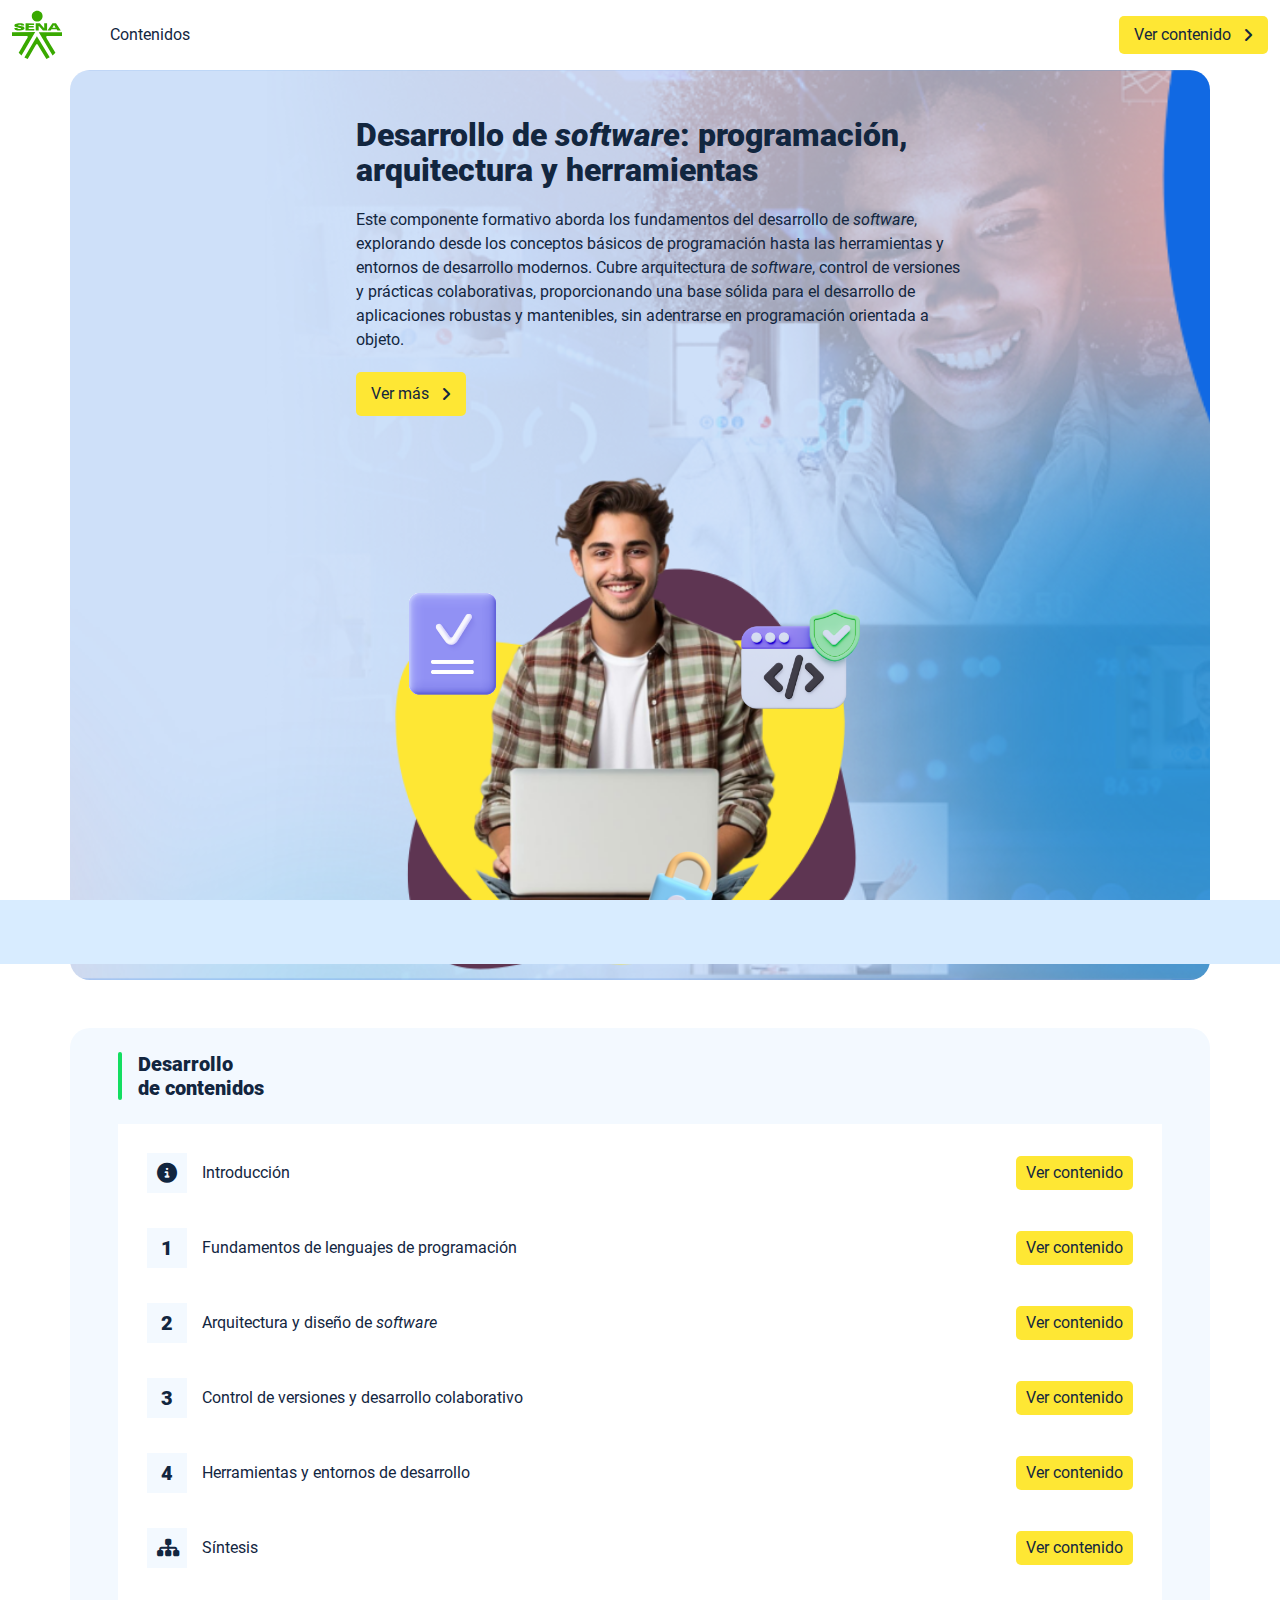
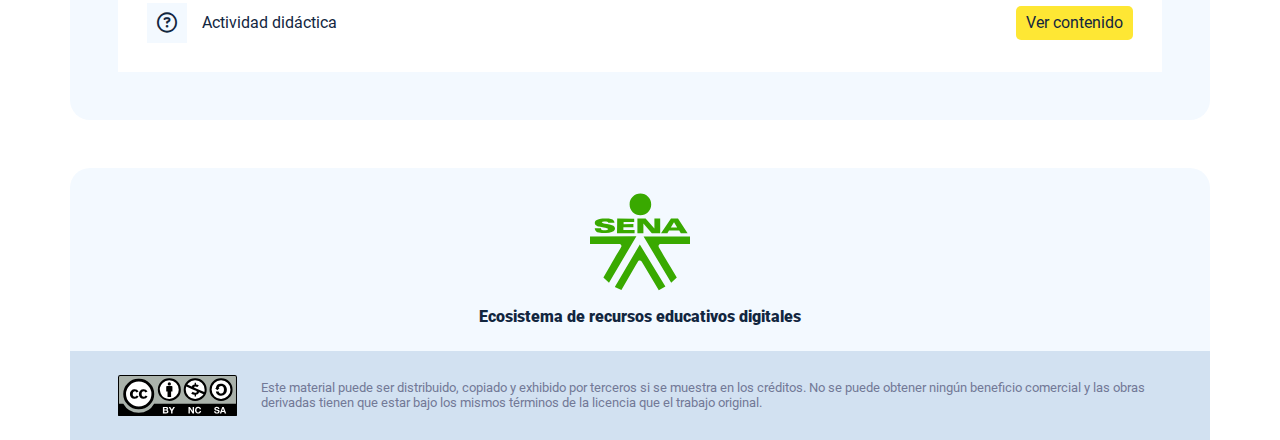
<file: index.html>
<!DOCTYPE html><html lang=""><head><meta charset="utf-8"><meta http-equiv="X-UA-Compatible" content="IE=edge"><meta name="viewport" content="width=device-width,initial-scale=1"><link rel="icon" href="favicon.ico"><title>Recolección y documentación de requisitos de software</title><link href="css/chunk-43cf6be3.cc1d5b81.css" rel="prefetch"><link href="css/chunk-5d3f4f1a.c3b8dbbc.css" rel="prefetch"><link href="css/chunk-90be326a.be5d5608.css" rel="prefetch"><link href="js/chunk-144c7020.d8a89536.js" rel="prefetch"><link href="js/chunk-390c81de.a6870232.js" rel="prefetch"><link href="js/chunk-43cf6be3.769670c4.js" rel="prefetch"><link href="js/chunk-5d3f4f1a.880433a0.js" rel="prefetch"><link href="js/chunk-62f7d5f1.e62b3d06.js" rel="prefetch"><link href="js/chunk-697c9e75.1bf29c77.js" rel="prefetch"><link href="js/chunk-76bf871a.88377429.js" rel="prefetch"><link href="js/chunk-7ff30176.79760b5a.js" rel="prefetch"><link href="js/chunk-8e1ddcbc.ffb48e88.js" rel="prefetch"><link href="js/chunk-90be326a.2c70c132.js" rel="prefetch"><link href="js/chunk-af17ed18.403cd61a.js" rel="prefetch"><link href="css/app.72ee839a.css" rel="preload" as="style"><link href="css/chunk-vendors.5c98c905.css" rel="preload" as="style"><link href="js/app.c87cf93b.js" rel="preload" as="script"><link href="js/chunk-vendors.816ed06b.js" rel="preload" as="script"><link href="css/chunk-vendors.5c98c905.css" rel="stylesheet"><link href="css/app.72ee839a.css" rel="stylesheet"></head><body><noscript><strong>We're sorry but Recolección y documentación de requisitos de software doesn't work properly without JavaScript enabled. Please enable it to continue.</strong></noscript><div id="app"></div><script src="js/chunk-vendors.816ed06b.js"></script><script src="js/app.c87cf93b.js"></script></body></html>
</file>
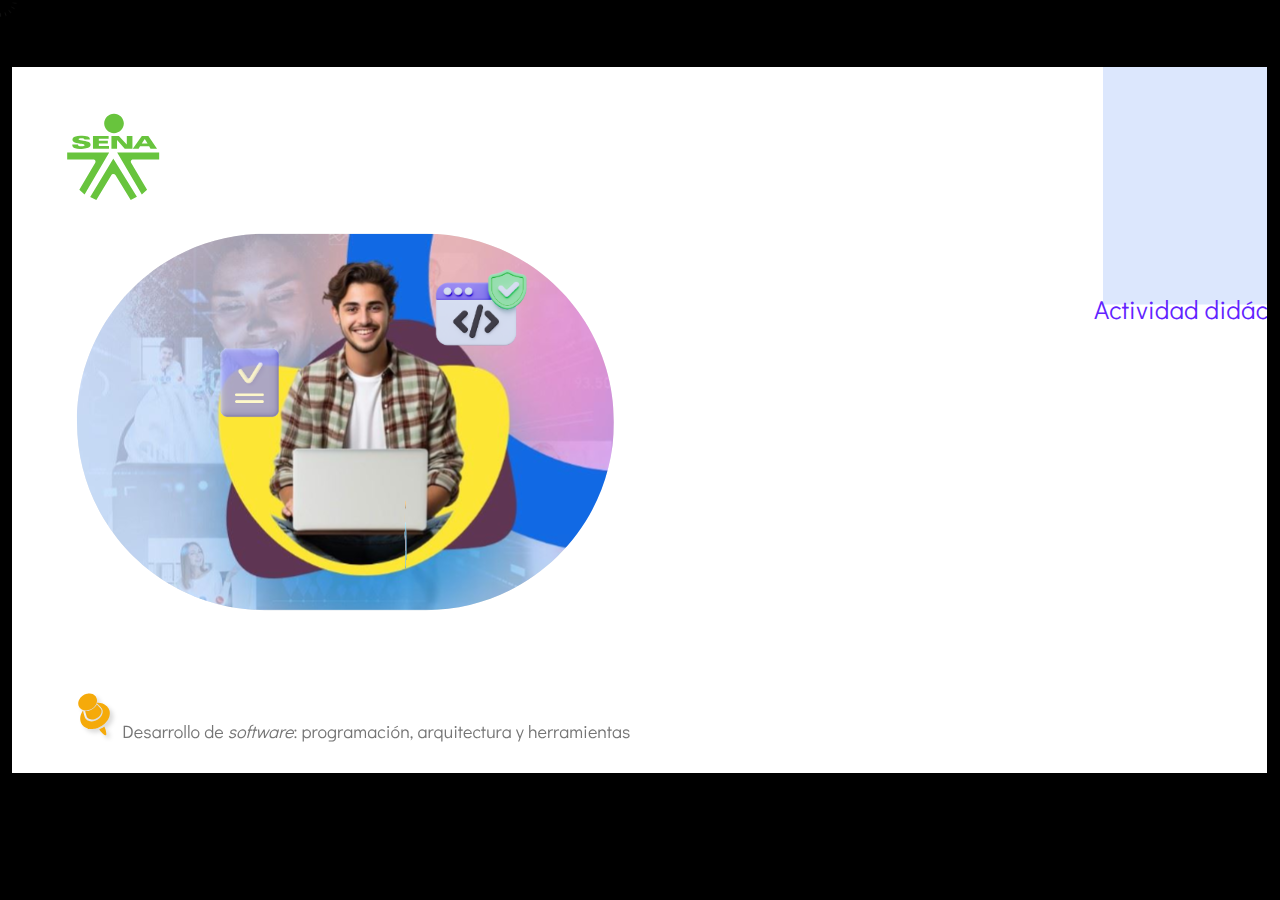
<file: actividades/story.html>
﻿<!doctype html>
<html lang="es">
<head>
  <meta charset="utf-8">
  <!-- Creado con Storyline 360 - http://www.articulate.com  -->
  <!-- version: 3.87.32265.0 -->
  <title>Actividad did&#225;ctica</title>
  <meta http-equiv="x-ua-compatible" content="IE=edge"/>
  <meta name="viewport" content="width=device-width,initial-scale=1,user-scalable=no,shrink-to-fit=no,minimal-ui"/>
  <meta name="apple-mobile-web-app-capable" content="yes"/>
  <style>
    html, body { height: 100%; padding: 0; margin: 0 }
    #app { height: 100%; width: 100%; }
  </style>

  <script>
    window.DS = {};
    window.globals = {
      DATA_PATH_BASE: '',
      HAS_FRAME: true,
      HAS_SLIDE: true,

      lmsPresent: false,
      tinCanPresent: false,
      cmi5Present: false,
      aoSupport: false,
      scale: 'show all',
      captureRc: false,
      browserSize: 'optimal',
      bgColor: '#000000',
      features: 'DropInBase,DropInInteractions,DropInMisc,DropInVectors,DropInVideo,LayerPresentAsDialog,MultipleQuizTracking,UpdatedThemeEditor',
      themeName: 'classic',
      preloaderColor: '#FFFFFF',
      suppressAnalytics: false,
      productChannel: 'stable',
      publishSource: 'storyline',
      aid: 'aid|b3dc0e64-db38-4728-a2a6-11fb80f8c971',
      cid: '04bfd34e-cd07-4569-9f02-371561cab23e',
      playerVersion: '3.87.32265.0',
      publishTimestamp: '2024-12-22T23:23:55.5143179Z',
      maxIosVideoElements: 10,
      connectionSettings: { mode: 'disabled' },
      hasFeature: function(feature) {
        return this.features.split(',').includes(feature);
      },
      
      parseParams: function(qs) {
        if (window.globals.parsedParams != null) {
          return window.globals.parsedParams;
        }
        qs = (qs || window.location.search.substr(1)).split('+').join(' ');
        var params = {},
            tokens,
            re = /[?&]?([^=]+)=([^&]*)/g;

        while (tokens = re.exec(qs)) {
          params[decodeURIComponent(tokens[1]).trim()] =
            decodeURIComponent(tokens[2]).trim();
        }
        window.globals.parsedParams = params;
        return params;
      }

    };
  </script>
  <script>
    var isIe11 = ('ActiveXObject' in window || window.MSBlobBuilder != null)
      && window.msCrypto != null && !window.ActiveXObject;
    if (isIe11) {
      window.globals.unsupportedBrowser = true;
      document.write(atob('[base64]'));
    }
  </script>

  <script>
    if (window.globals.hasFeature('MultiLanguageSupport')) {
      
      
    }
  </script>

  
  <script>window.THREE = { };</script>
  
</head>
<body style="background: #000000" class="cs-HTML theme-classic">
  <!-- 360 -->
  <script>!function(){var e,i=/iPhone/i,o=/iPod/i,n=/iPad/i,t=/\biOS-universal(?:.+)Mac\b/i,r=/\bAndroid(?:.+)Mobile\b/i,a=/Android/i,d=/(?:SD4930UR|\bSilk(?:.+)Mobile\b)/i,p=/Silk/i,l=/Windows Phone/i,u=/\bWindows(?:.+)ARM\b/i,b=/BlackBerry/i,s=/BB10/i,c=/Opera Mini/i,f=/\b(CriOS|Chrome)(?:.+)Mobile/i,h=/Mobile(?:.+)Firefox\b/i,v=function(e){return void 0!==e&&"MacIntel"===e.platform&&"number"==typeof e.maxTouchPoints&&e.maxTouchPoints>1&&"undefined"==typeof MSStream};e=function(e){var m={userAgent:"",platform:"",maxTouchPoints:0};e||"undefined"==typeof navigator?"string"==typeof e?m.userAgent=e:e&&e.userAgent&&(m={userAgent:e.userAgent,platform:e.platform,maxTouchPoints:e.maxTouchPoints||0}):m={userAgent:navigator.userAgent,platform:navigator.platform,maxTouchPoints:navigator.maxTouchPoints||0};var g=m.userAgent,y=g.split("[FBAN");void 0!==y[1]&&(g=y[0]),void 0!==(y=g.split("Twitter"))[1]&&(g=y[0]);var A=function(e){return function(i){return i.test(e)}}(g),w={apple:{phone:A(i)&&!A(l),ipod:A(o),tablet:!A(i)&&(A(n)||v(m))&&!A(l),universal:A(t),device:(A(i)||A(o)||A(n)||A(t)||v(m))&&!A(l)},amazon:{phone:A(d),tablet:!A(d)&&A(p),device:A(d)||A(p)},android:{phone:!A(l)&&A(d)||!A(l)&&A(r),tablet:!A(l)&&!A(d)&&!A(r)&&(A(p)||A(a)),device:!A(l)&&(A(d)||A(p)||A(r)||A(a))||A(/\bokhttp\b/i)},windows:{phone:A(l),tablet:A(u),device:A(l)||A(u)},other:{blackberry:A(b),blackberry10:A(s),opera:A(c),firefox:A(h),chrome:A(f),device:A(b)||A(s)||A(c)||A(h)||A(f)},any:!1,phone:!1,tablet:!1};return w.any=w.apple.device||w.android.device||w.windows.device||w.other.device,w.phone=w.apple.phone||w.android.phone||w.windows.phone,w.tablet=w.apple.tablet||w.android.tablet||w.windows.tablet,w}(),"object"==typeof exports&&"undefined"!=typeof module?module.exports=e:"function"==typeof define&&define.amd?define((function(){return e})):this.isMobile=e}();
    window.isMobile.apple.tablet = window.isMobile.apple.tablet ||
      (navigator.platform === 'MacIntel' && navigator.maxTouchPoints > 1);
    window.isMobile.apple.device = window.isMobile.apple.device || window.isMobile.apple.tablet;
    window.isMobile.tablet = window.isMobile.tablet || window.isMobile.apple.tablet;
    window.isMobile.any = window.isMobile.any || window.isMobile.apple.tablet;
  </script>

  <div id="focus-sink" tabindex="-1"></div>

  <div id="preso"></div>
  <script>
    (function() {

      var classTypes = [ 'desktop', 'mobile', 'phone', 'tablet' ];

      var addDeviceClasses = function(prefix, testObj) {
        var curr, i;
        for (i = 0; i < classTypes.length; i++) {
          curr = classTypes[i];
          if (testObj[curr]) {
            document.body.classList.add(prefix + curr);
          }
        }
      };

      var params = window.globals.parseParams(),
          isDevicePreview = params.devicepreview === '1',
          isPhoneOverride = params.deviceType === 'phone' || (isDevicePreview && params.phone == '1'),
          isTabletOverride = (params.deviceType === 'tablet' || isDevicePreview) && !isPhoneOverride,
          isMobileOverride = isPhoneOverride || isTabletOverride;

      var deviceView = {
        desktop: !window.isMobile.any && !isMobileOverride,
        mobile: window.isMobile.any || isMobileOverride,
        phone: isPhoneOverride || (window.isMobile.phone && !isTabletOverride),
        tablet: isTabletOverride || window.isMobile.tablet
      };

      window.globals.deviceView = deviceView;
      window.isMobile.desktop = !window.isMobile.any;
      window.isMobile.mobile = window.isMobile.any;

      addDeviceClasses('view-', deviceView);

    })();
  </script>
  
  <script src='story_content/triggers.js' type=text/javascript></script>
<script src='story_content/user.js' type=text/javascript></script>
  <div class="slide-loader"></div>

  <script>
    if (window.globals.deviceView.isMobile) { var doc = document, loader = doc.body.querySelector('.slide-loader'); [ 1, 2, 3 ].forEach(function(n) { var d = doc.createElement('div'); d.style.backgroundColor = window.globals.preloaderColor; d.classList.add('mobile-loader-dot'); d.classList.add('dot' + n); loader.appendChild(d); }); }
  </script>

  <div class="mobile-load-title-overlay" style="display: none">
    <div class="mobile-load-title">Actividad did&#225;ctica</div>
  </div>

  <div class="mobile-chrome-warning"></div>

  
<style>
  .warn-connection-dialog {
    display: none;
    background: transparent;
    pointer-events: all;
    position: fixed;
    left: 0;
    top: 0;
    width: 100%;
    height: 100%;
    z-index: 999;
  }

  .warn-connection-content {
    pointer-events: all;
    border-radius: 4px;
    background: white;
    border: 1px solid #E7E7E7;
    color: #333333;
    box-shadow: 0 2px 4px rgba(0, 0, 0, 0.25);
    transition: all 150ms ease-out;
    position: absolute;
    white-space: nowrap;
  }

  .view-phone.is-landscape .warn-connection-content {
    left: 23px;
    bottom: 23px;
  }

  .view-tablet.is-landscape .warn-connection-content {
    left: 50%;
    top: 20px;
    transform: translateX(-50%);
  }

  .view-mobile.is-portrait .warn-connection-content {
    transform: translate(-50%, calc(-100% - 15px));
  }

  .warn-connection-content p {
    display: inline-block;
    margin: 0 8px 0 0;
    line-height: 33px;
    font-size: 11px;
  }

  .warn-connection-content svg {
    position: relative;
    vertical-align: middle;
    margin: 0 2px 2px 8px;
  }

  .view-desktop .warn-connection-content {
    left: 1.5em;
    bottom: 1.5em;
  }

  .view-desktop .warn-connection-content p {
    font-size: 1.1em;
  }

  .is-offline .warn-connection-dialog {
    display: block;
  }

  .is-offline .cs-panel * {
    pointer-events: none !important;
  }

  .is-offline .cs-panel {
    pointer-events: all !important;
  }

  .is-offline #nav-controls * {
    pointer-events: none !important;
  }

  .is-offline #nav-controls {
    pointer-events: all !important;
  }
</style>

<div class="warn-connection-dialog" role="alertdialog" aria-modal="true" tabindex="0" aria-labelledby="warn-connection-message">
  <div class="warn-connection-content">
    <svg width="17" height="15" viewBox="0 0 17 15" xmlns="http://www.w3.org/2000/svg">
      <path fill="#8F0000" stroke="white" d="M16.07,12.98 L15.88,12.23 L9.51,1.21 C8.97,0.26,7.6,0.26,7.06,1.21 L0.69,12.23 C0.15,13.16,0.81,14.36,1.91,14.36 H14.65 C15.47,14.36,16.05,13.7,16.07,12.98 Z"/>
      <path fill="white" stroke="white" d="M8.58,5.5 C8.35,5.28,8.5,5.35,8.21,5.32 C8.09,5.35,7.97,5.49,7.96,5.67 C7.97,5.79,7.98,5.92,7.98,6.04 L7.98,6.04 C7.99,6.17,8,6.31,8.01,6.43 L8.01,6.44 C8.03,6.92,8.06,7.41,8.09,7.9 L8.09,7.9 C8.12,8.39,8.14,8.88,8.17,9.37 C8.17,9.39,8.18,9.42,8.2,9.44 C8.23,9.46,8.25,9.47,8.28,9.47 C8.31,9.47,8.34,9.46,8.35,9.44 C8.37,9.43,8.38,9.4,8.39,9.35 L8.39,9.34 C8.39,9.24,8.4,9.15,8.4,9.05 L8.4,9.05 C8.41,8.96,8.41,8.86,8.42,8.75 C8.43,8.44,8.45,8.12,8.47,7.81 L8.47,7.81 C8.49,7.49,8.51,7.18,8.53,6.87 C8.55,6.46,8.56,6.05,8.59,5.64 L8.6,5.62 C8.6,5.57,8.59,5.53,8.58,5.5 L8.21,5.32 Z"/>
      <circle fill="white" stroke="white" cx="8.3" cy="11.35" r="0.3"/>
    </svg>
    <p id="warn-connection-message">You are offline. Trying to reconnect...</p>
  </div>
</div>

<script>
  (function() {
    window.DS.connection = {
      warningShown: false,
      assets: {},
      loadingAssetGroup: false,
      retryDelay: 500
    };

    var connectionSettings = window.globals.connectionSettings || {};

    var useConnectionMessages = window.AbortController != null &&
      window.location.protocol != 'file:' &&
      connectionSettings.mode === 'normal';

    window.DS.connection.useConnectionMessages = useConnectionMessages;

    var assetCount = 0;
    var checkLoadedId;


    if (useConnectionMessages && connectionSettings != null) {
      var contentEl = document.querySelector('.warn-connection-content');
      var messageEl = contentEl.querySelector('p');

      if (connectionSettings.useDarkTheme) {
        contentEl.style.borderColor = '#BABBBA';
        contentEl.style.backgroundColor = '#282828';
        contentEl.style.color = '#FFFFFF';
      }

      if (connectionSettings.message != null) {
        messageEl.textContent = window.decodeURIComponent(connectionSettings.message);
      }
    }

    function checkAssetsReady() {
      for (var i in DS.connection.assets) {
        if (!DS.connection.assets[i].success) {
          return false;
        }
      }
      return true;
    }

    function stopAssetGroup() {
      if (!useConnectionMessages) { return; }

      assetCount = 0;

      DS.connection.oldAssetGroup = DS.connection.assets;
      DS.connection.assets = {};
      DS.connection.loadingAssetGroup = false;
      clearInterval(checkLoadedId);
    }

    function startAssetGroup() {
      if (!useConnectionMessages) { return; }
      var ticks = 0;
      clearInterval(checkLoadedId);
      checkLoadedId = setInterval(function() {
        var loaded = 0;
        if (assetCount === 0 && loaded === 0) {
          clearInterval(checkLoadedId);
          return;
        }

        for (var i in DS.connection.assets) {
          if (DS.connection.assets[i].success) {
            loaded++;
          }
        }

        if (assetCount === loaded && checkAssetsReady()) {
          for (var i in DS.connection.assets) {
            if (DS.connection.assets[i].action) {
              DS.connection.assets[i].action();
            }
          }
          hideWarning();
          stopAssetGroup();
        }
      }, 100)
    }

    function requiredAsset(url, action, retry, type) {
      if (!useConnectionMessages) { return; }
      if (DS.connection.assets[url]) { return; }

      DS.connection.assets[url] = {
        success: false, action: action, retry: retry, type: type
      };
      assetCount = Object.keys(DS.connection.assets).length;
      if (!DS.connection.loadingAssetGroup) {
        startAssetGroup();
      }
      DS.connection.loadingAssetGroup = true;
    }

    function assetLoaded(url) {
      if (!useConnectionMessages) { return; }
      if (DS.connection.assets[url]) {
        DS.connection.assets[url].success = true;
      }
    }

    function assetFailed(url) {
      if (!useConnectionMessages) { return; }
      if (!DS.connection.assets[url]) {
        if (/\.js$/.test(url) && url.indexOf('transcripts') === -1) {
          setTimeout(function() {
            if (DS.connection.lastSlideLoaded != null) {
              DS.connection.lastSlideLoaded();
            }
          }, DS.connection.retryDelay);
        }
        return;
      }
      if (!DS.connection.warningShown) { showWarning(); }
      if (DS.connection.assets[url].retry) {
        setTimeout(function() {
          if (!DS.connection.assets[url].success) {
            DS.connection.assets[url].retry()
          }
        }, DS.connection.retryDelay);
      }
    }

    function hideWarning() {
      document.body.classList.remove('is-offline');
      DS.connection.warningShown = false;
      enableKeys();
    }
    DS.connection.hideWarning = hideWarning

    function showWarning(btn) {
      document.body.classList.add('is-offline')
      DS.connection.warningShown = true;
      updateWarningPosition();
      disableKeys();
    }

    function updateWarningPosition() {
      if (!DS.connection.warningShown) {
        return;
      }

      var isPortrait = document.body.classList.contains('is-portrait');
      var isMobile = document.body.classList.contains('view-mobile');
      var warningEl = document.querySelector('.warn-connection-content');

      if (isPortrait && isMobile) {
        var slide = document.querySelector('.primary-slide');
        var slideRect = slide != null
          ? slide.getBoundingClientRect()
          : { top: window.innerHeight, left: 0, width: window.innerWidth };

        warningEl.style.top = `${slideRect.top}px`
        warningEl.style.left = `${slideRect.left + slideRect.width / 2}px`
      } else {
        warningEl.style.top = null;
        warningEl.style.left = null;
      }

      window.requestAnimationFrame(updateWarningPosition);
    }

    function onDisableKeyDown(e) {
      e.preventDefault();
      e.stopImmediatePropagation();
    }

    function onDisableKeyUp(e) {
      e.preventDefault();
      e.stopImmediatePropagation();
    }

    var accStyle = document.createElement('style');
    var warnDialogEl = document.querySelector('.warn-connection-dialog');

    function disableKeys() {
      if (DS.views && DS.views.nsStack && DS.views.nsStack.length === 1) {
        DS.views.nsStack[0].tabReachable = false
        DS.views.nsStack[0].updateTabIndex(true, true);
      }

      accStyle.innerHTML = '.acc-shadow-dom { display: none; }';
      document.body.appendChild(accStyle);

      warnDialogEl.parentNode.append(warnDialogEl);
      warnDialogEl.focus();
    }

    function enableKeys() {
      accStyle.remove();
      if (DS.views && DS.views.nsStack && DS.views.nsStack.length === 1 && DS.views.nsStack[0].name === '_frame') {
        DS.views.nsStack[0].tabReachable = true;
        DS.views.nsStack[0].updateTabIndex();
      }
    }

    // these will all be noops if the feature flag isn't set in
    // the data and `window.globals.features`
    DS.connection.requiredAsset = requiredAsset;
    DS.connection.assetLoaded = assetLoaded;
    DS.connection.assetFailed = assetFailed;
    DS.connection.stopAssetGroup = stopAssetGroup;
    DS.connection.startAssetGroup = startAssetGroup;
  })();
</script>


  <script>
    
    if (window.autoSpider && window.vInterfaceObject) {
      document.querySelector('.mobile-load-title-overlay').style.display = 'none';
    }
  </script>

  

  <link rel="stylesheet" href="html5/data/css/output.min.css" data-noprefix/>
</body>
<script src="html5/lib/scripts/bootstrapper.min.js"></script>
</html>
</file>
<file: css/chunk-43cf6be3.cc1d5b81.css>
.actividad{background-color:#f2f2f2}.glosario__letra-item{display:flex}.glosario__letra-item__texto{padding-top:5px}.glosario__letra-item__letra__icono{width:32px;height:32px;position:relative;line-height:1em;border-radius:50%;background-color:#d2e1f1}.glosario__letra-item__letra__icono span{position:absolute;left:50%;top:50%;transform:translate(-50%,-50%);font-size:1.1em;font-weight:900}
</file>
<file: css/chunk-5d3f4f1a.c3b8dbbc.css>
.actividad{background-color:#f2f2f2}.referencias__item:last-child hr{display:none}.referencias__item a{color:#2196f3;text-decoration:underline;overflow-wrap:break-word}
</file>
<file: css/chunk-90be326a.be5d5608.css>
.actividad{background-color:#f2f2f2}.complementario__enlaces{display:flex;justify-content:center;flex-wrap:wrap}.complementario__enlaces a{margin:0 5px}.complementario__btn{font-size:1.5em;line-height:1em}table{width:calc(100% - 1px);min-width:800px}table thead{background-color:#d8ecff}table thead th{border-color:#d8ecff}table td,table th{padding:25px 20px;text-align:center}
</file>
<file: css/app.72ee839a.css>
.aside-menu{position:fixed;top:70px;min-height:calc(100vh - 70px);max-height:calc(100vh - 70px);background-color:#f3f9ff;transition:flex .5s ease-in-out,width .5s ease-in-out;overflow-x:hidden;z-index:100001;width:300px}.aside-menu__black-background{position:fixed;inset:0;top:70px;background:rgba(0,0,0,.8);cursor:pointer}.aside-menu a{color:#111e61}.aside-menu__content{width:300px;display:flex;flex-direction:column;justify-content:space-between;min-height:calc(100vh - 70px);max-height:calc(100vh - 70px);border-right:1px solid #d8ecff;position:absolute;background:#fff}@media (max-height:800px){.aside-menu__content{min-height:800px;max-height:800px;overflow-y:auto}}.aside-menu__header{padding:10px;text-align:center;background-color:#d8ecff}.aside-menu__header h4{margin:0}.aside-menu__menu{overflow-y:auto;flex-grow:1;list-style:none;padding-left:0;margin-bottom:0}.aside-menu__menu__item--active .aside-menu__menu__item__lnk,.aside-menu__menu__item--active .aside-menu__sec-menu__item__lnk{background-color:#d8ecff;font-weight:700}.aside-menu__menu__item--sub-menu:hover,.aside-menu__menu__item:hover,.aside-menu__sec-menu__item:hover{background-color:#d8ecff}.aside-menu__menu__item--sub-menu{padding-left:10px}.aside-menu__menu__item--sub-menu--active .aside-menu__menu__item__lnk,.aside-menu__menu__item--sub-menu--active .aside-menu__sec-menu__item__lnk{background-color:#d8ecff;font-weight:700;position:relative}.aside-menu__menu__item--sub-menu--active .aside-menu__menu__item__lnk:before,.aside-menu__menu__item--sub-menu--active .aside-menu__sec-menu__item__lnk:before{content:"";display:block;position:absolute;left:0;bottom:0;top:0;width:4px;border-radius:2px;background-color:#13de61}.aside-menu__menu__item__lnk,.aside-menu__sec-menu__item__lnk{display:flex;align-items:center;padding:10px 15px;line-height:1.1em}.aside-menu__menu__item__lnk i,.aside-menu__menu__item__lnk span,.aside-menu__sec-menu__item__lnk i,.aside-menu__sec-menu__item__lnk span{margin-right:10px}.aside-menu__menu__item__lnk i:last-child,.aside-menu__menu__item__lnk span:last-child,.aside-menu__sec-menu__item__lnk i:last-child,.aside-menu__sec-menu__item__lnk span:last-child{margin-right:0}.aside-menu__sec-menu{background-color:#d8ecff;padding:10px 0;flex-shrink:0;margin-bottom:0}.aside-menu__sec-menu__item{padding:10px 15px}.aside-menu__sec-menu__item__lnk{padding:0;border-radius:1em}.aside-menu__sec-menu__item__lnk i{display:block;width:2em;height:2em;padding:.5em 0;text-align:center;background-color:#fff;border-radius:50%}.aside-menu__sec-menu__item__lnk:hover{background-color:#fff}@media (max-width:576px){.aside-menu__sec-menu{padding-bottom:110px}}.main-menu-enter-active{animation:main-menu-open-animation .3s}.main-menu-enter-active .aside-menu__black-background{animation:main-menu-background-animation .3s}.main-menu-leave-active{animation:main-menu-open-animation .3s reverse}.main-menu-leave-active .aside-menu__black-background{animation:main-menu-background-animation .3s reverse}@keyframes main-menu-open-animation{0%{width:0}to{width:300px}}@keyframes main-menu-background-animation{0%{opacity:0}to{opacity:1}}*,:after,:before{box-sizing:inherit}html{height:100%;line-height:1.15;box-sizing:border-box;-webkit-font-smoothing:antialiased;-moz-osx-font-smoothing:grayscale;-webkit-text-size-adjust:100%;-ms-text-size-adjust:100%;text-rendering:optimizeLegibility}a,abbr,acronym,address,applet,article,aside,audio,b,big,blockquote,body,canvas,caption,center,cite,code,dd,del,details,dfn,div,dl,dt,em,embed,fieldset,figcaption,figure,footer,form,h1,h2,h3,h4,h5,h6,header,hgroup,html,i,iframe,img,ins,kbd,label,legend,li,mark,menu,nav,object,ol,output,p,pre,q,ruby,s,samp,section,small,span,strike,strong,sub,summary,sup,table,tbody,td,tfoot,th,thead,time,tr,tt,u,ul,var,video{margin:0;padding:0;border:0;outline:0;background:transparent;vertical-align:baseline}article,aside,details,figcaption,figure,footer,header,main,menu,nav,section,summary{display:block}[hidden],template{display:none}hr{box-sizing:content-box;height:0;border-bottom:1px solid #e8e8e8;border-left:0;border-right:0;border-top:0;margin:1.5em 0;overflow:visible}[hidden]{display:none}a{font-family:Roboto,sans-serif;font-size:1em;font-weight:400;text-decoration:none;color:#12263f;background-color:transparent;transition:all .15s ease-in-out;-webkit-text-decoration-skip:objects}a:active,a:hover{outline-width:0}a:active,a:focus,a:hover{color:#000}[type=button],[type=reset],[type=submit],button{-webkit-appearance:none;-moz-appearance:none;appearance:none;cursor:pointer;display:inline-block;vertical-align:middle;border:0;border-radius:5px;color:#12263f;background-color:#fee734;font-family:Roboto,sans-serif;font-weight:400;font-size:1em;-webkit-font-smoothing:antialiased;line-height:1em;white-space:nowrap;text-decoration:none;text-transform:none;padding:.75em 1.5em;margin:0;-webkit-user-select:none;-moz-user-select:none;user-select:none;overflow:visible;transition:background-color .15s ease-in-out}[type=button]:focus,[type=button]:hover,[type=reset]:focus,[type=reset]:hover,[type=submit]:focus,[type=submit]:hover,button:focus,button:hover{background-color:#fee734;color:#12263f}[type=button]:disabled,[type=reset]:disabled,[type=submit]:disabled,button:disabled{cursor:not-allowed;opacity:.5}[type=button]:disabled:hover,[type=reset]:disabled:hover,[type=submit]:disabled:hover,button:disabled:hover{background-color:#fee734}input,select,textarea{margin:0;display:block;font-family:Roboto,sans-serif;font-size:16px}input{overflow:visible}[type=color],[type=date],[type=datetime-local],[type=datetime],[type=email],[type=month],[type=number],[type=password],[type=search],[type=tel],[type=text],[type=time],[type=url],[type=week],input:not([type]),select,select[multiple],textarea{background-color:#fff;border:1px solid #e8e8e8;border-radius:5px;box-shadow:inset 0 1px 3px rgba(0,0,0,.06);box-sizing:inherit;margin-bottom:.75em;padding:.5em;transition:border-color .15s ease-in-out;width:100%}[type=color]:hover,[type=date]:hover,[type=datetime-local]:hover,[type=datetime]:hover,[type=email]:hover,[type=month]:hover,[type=number]:hover,[type=password]:hover,[type=search]:hover,[type=tel]:hover,[type=text]:hover,[type=time]:hover,[type=url]:hover,[type=week]:hover,input:not([type]):hover,select:hover,select[multiple]:hover,textarea:hover{border-color:shade(#e8e8e8,20%)}[type=color]:focus,[type=date]:focus,[type=datetime-local]:focus,[type=datetime]:focus,[type=email]:focus,[type=month]:focus,[type=number]:focus,[type=password]:focus,[type=search]:focus,[type=tel]:focus,[type=text]:focus,[type=time]:focus,[type=url]:focus,[type=week]:focus,input:not([type]):focus,select:focus,select[multiple]:focus,textarea:focus{border-color:#13de61;box-shadow:inset 0 1px 3px rgba(0,0,0,.06),0 0 5px rgba(15,94,203,.7);outline:none}[type=color]:disabled,[type=date]:disabled,[type=datetime-local]:disabled,[type=datetime]:disabled,[type=email]:disabled,[type=month]:disabled,[type=number]:disabled,[type=password]:disabled,[type=search]:disabled,[type=tel]:disabled,[type=text]:disabled,[type=time]:disabled,[type=url]:disabled,[type=week]:disabled,input:not([type]):disabled,select:disabled,select[multiple]:disabled,textarea:disabled{background-color:shade(#fff,5%);cursor:not-allowed}[type=color]:disabled:hover,[type=date]:disabled:hover,[type=datetime-local]:disabled:hover,[type=datetime]:disabled:hover,[type=email]:disabled:hover,[type=month]:disabled:hover,[type=number]:disabled:hover,[type=password]:disabled:hover,[type=search]:disabled:hover,[type=tel]:disabled:hover,[type=text]:disabled:hover,[type=time]:disabled:hover,[type=url]:disabled:hover,[type=week]:disabled:hover,input:not([type]):disabled:hover,select:disabled:hover,select[multiple]:disabled:hover,textarea:disabled:hover{border:1px solid #e8e8e8}select{text-transform:none;max-width:100%;border-radius:5px}::-webkit-file-upload-button{background-color:#fee734;border:none;cursor:pointer;color:#12263f;border-radius:5px;padding:.75em 1.5em}::-webkit-file-upload-button:hover{background-color:#fee734}optgroup{font-weight:700}fieldset{border:1px solid #e8e8e8;background-color:transparent;padding:1.5em;-webkit-margin-start:0;-webkit-margin-end:0;-webkit-padding-before:1.5em;-webkit-padding-start:1.5em;-webkit-padding-end:1.5em;-webkit-padding-after:1.5em}legend{box-sizing:border-box;color:inherit;display:table;max-width:100%;padding:0;white-space:normal;font-weight:600;-webkit-padding-start:0;-webkit-padding-end:0}label,legend{margin-bottom:.375em}label{display:block;font-size:1em;font-family:Roboto,sans-serif;font-weight:900}textarea{overflow:auto;resize:vertical}[type=checkbox],[type=radio]{box-sizing:border-box;padding:0;display:inline;margin-right:.375em}[type=number]::-webkit-inner-spin-button,[type=number]::-webkit-outer-spin-button{height:auto}[type=search]{-webkit-appearance:textfield;outline-offset:-2px}[type=search]::-webkit-search-cancel-button,[type=search]::-webkit-search-decoration{-webkit-appearance:none;-moz-appearance:none}::-moz-placeholder{color:#999}::placeholder{color:#999}::-webkit-file-upload-button{-webkit-appearance:button;-moz-appearance:button;font:inherit}[type=file]{margin-bottom:.75em;width:100%}[type=button],[type=reset],[type=submit],button{-webkit-appearance:button}[type=button]::-moz-focus-inner,[type=reset]::-moz-focus-inner,[type=submit]::-moz-focus-inner,button::-moz-focus-inner{border-style:none;padding:0}[type=button]:-moz-focusring,[type=reset]:-moz-focusring,[type=submit]:-moz-focusring,button:-moz-focusring{outline:1px dotted ButtonText}progress{vertical-align:baseline}ol,ul{list-style:none;margin-bottom:1em}dt{font-weight:700}figure,img,picture,svg{margin:0;width:100%;max-width:100%}figcaption{display:block;background-color:#e8e8e8;padding:.75em 1.5em;font-size:.8em;font-weight:700}img,svg{display:block;border-style:none}svg:not(:root){overflow:hidden}audio,canvas,progress,video{display:inline-block}audio:not([controls]){display:none;height:0}template{display:none}table{border-collapse:collapse;border-spacing:0;table-layout:fixed;width:100%}td,th,tr{vertical-align:middle}td,th{border:1px solid #e8e8e8;padding:.75em}th{font-size:.875em;line-height:1.2}td{line-height:1.5}body{font-size:16px;font-weight:400;line-height:1.5}body,h1,h2,h3,h4,h5,h6{color:#12263f;font-family:Roboto,sans-serif}h1,h2,h3,h4,h5,h6{font-weight:900;line-height:1.2;margin:0 0 .75em}h1{font-size:2em}h2{font-size:1.5em}h3{font-size:1.25em}h4{font-size:1.125em}h5{font-size:1em}h6{font-size:.875em}p{font-family:Roboto,sans-serif;font-size:1em;font-weight:400;line-height:1.5;color:#12263f;margin-bottom:1em}b,strong{font-weight:700}dfn,em,i{font-style:italic}br{line-height:2em}u{text-decoration:underline}code,kbd,pre,samp{color:#727997;font-family:Lucida Console,Courier New,monospace;font-size:1em}sub,sup{font-size:75%;line-height:0;position:relative;vertical-align:baseline}sub{bottom:-.25em}sup{top:-.5em}small{font-size:80%}mark{background-color:#ffeb3b;color:#000}abbr[title]{border-bottom:none;text-decoration:underline;-webkit-text-decoration:underline dotted;text-decoration:underline dotted}blockquote,q{quotes:none}::selection{background:#2196f3!important;color:#fff!important;text-shadow:none}::-moz-selection{background:#2196f3!important;color:#fff!important;text-shadow:none}img::selection{background:transparent}img::-moz-selection{background:transparent}body{-webkit-tap-highlight-color:#2196F3!important}details,menu{display:block}summary{display:list-item}@media print{*,:after,:before,:first-letter,:first-line{background:transparent!important;color:#000!important;box-shadow:none!important;text-shadow:none!important}a,a:visited{text-decoration:underline}a[href]:after{content:" (" attr(href) ")"}a abbr[title]:after{content:" (" attr(title) ")"}a[href^="#"]:after,a[href^="javascript:"]:after{content:""}blockquote,pre{border:1px solid #999;page-break-inside:avoid}thead{display:table-header-group}img,tr{page-break-inside:avoid}img{max-width:100%!important}h2,h3,p{orphans:3;widows:3}h2,h3{page-break-after:avoid}}[data-aos][data-aos][data-aos-duration="50"],body[data-aos-duration="50"] [data-aos]{transition-duration:50ms}[data-aos][data-aos][data-aos-delay="50"],body[data-aos-delay="50"] [data-aos]{transition-delay:0s}[data-aos][data-aos][data-aos-delay="50"].aos-animate,body[data-aos-delay="50"] [data-aos].aos-animate{transition-delay:50ms}[data-aos][data-aos][data-aos-duration="100"],body[data-aos-duration="100"] [data-aos]{transition-duration:.1s}[data-aos][data-aos][data-aos-delay="100"],body[data-aos-delay="100"] [data-aos]{transition-delay:0s}[data-aos][data-aos][data-aos-delay="100"].aos-animate,body[data-aos-delay="100"] [data-aos].aos-animate{transition-delay:.1s}[data-aos][data-aos][data-aos-duration="150"],body[data-aos-duration="150"] [data-aos]{transition-duration:.15s}[data-aos][data-aos][data-aos-delay="150"],body[data-aos-delay="150"] [data-aos]{transition-delay:0s}[data-aos][data-aos][data-aos-delay="150"].aos-animate,body[data-aos-delay="150"] [data-aos].aos-animate{transition-delay:.15s}[data-aos][data-aos][data-aos-duration="200"],body[data-aos-duration="200"] [data-aos]{transition-duration:.2s}[data-aos][data-aos][data-aos-delay="200"],body[data-aos-delay="200"] [data-aos]{transition-delay:0s}[data-aos][data-aos][data-aos-delay="200"].aos-animate,body[data-aos-delay="200"] [data-aos].aos-animate{transition-delay:.2s}[data-aos][data-aos][data-aos-duration="250"],body[data-aos-duration="250"] [data-aos]{transition-duration:.25s}[data-aos][data-aos][data-aos-delay="250"],body[data-aos-delay="250"] [data-aos]{transition-delay:0s}[data-aos][data-aos][data-aos-delay="250"].aos-animate,body[data-aos-delay="250"] [data-aos].aos-animate{transition-delay:.25s}[data-aos][data-aos][data-aos-duration="300"],body[data-aos-duration="300"] [data-aos]{transition-duration:.3s}[data-aos][data-aos][data-aos-delay="300"],body[data-aos-delay="300"] [data-aos]{transition-delay:0s}[data-aos][data-aos][data-aos-delay="300"].aos-animate,body[data-aos-delay="300"] [data-aos].aos-animate{transition-delay:.3s}[data-aos][data-aos][data-aos-duration="350"],body[data-aos-duration="350"] [data-aos]{transition-duration:.35s}[data-aos][data-aos][data-aos-delay="350"],body[data-aos-delay="350"] [data-aos]{transition-delay:0s}[data-aos][data-aos][data-aos-delay="350"].aos-animate,body[data-aos-delay="350"] [data-aos].aos-animate{transition-delay:.35s}[data-aos][data-aos][data-aos-duration="400"],body[data-aos-duration="400"] [data-aos]{transition-duration:.4s}[data-aos][data-aos][data-aos-delay="400"],body[data-aos-delay="400"] [data-aos]{transition-delay:0s}[data-aos][data-aos][data-aos-delay="400"].aos-animate,body[data-aos-delay="400"] [data-aos].aos-animate{transition-delay:.4s}[data-aos][data-aos][data-aos-duration="450"],body[data-aos-duration="450"] [data-aos]{transition-duration:.45s}[data-aos][data-aos][data-aos-delay="450"],body[data-aos-delay="450"] [data-aos]{transition-delay:0s}[data-aos][data-aos][data-aos-delay="450"].aos-animate,body[data-aos-delay="450"] [data-aos].aos-animate{transition-delay:.45s}[data-aos][data-aos][data-aos-duration="500"],body[data-aos-duration="500"] [data-aos]{transition-duration:.5s}[data-aos][data-aos][data-aos-delay="500"],body[data-aos-delay="500"] [data-aos]{transition-delay:0s}[data-aos][data-aos][data-aos-delay="500"].aos-animate,body[data-aos-delay="500"] [data-aos].aos-animate{transition-delay:.5s}[data-aos][data-aos][data-aos-duration="550"],body[data-aos-duration="550"] [data-aos]{transition-duration:.55s}[data-aos][data-aos][data-aos-delay="550"],body[data-aos-delay="550"] [data-aos]{transition-delay:0s}[data-aos][data-aos][data-aos-delay="550"].aos-animate,body[data-aos-delay="550"] [data-aos].aos-animate{transition-delay:.55s}[data-aos][data-aos][data-aos-duration="600"],body[data-aos-duration="600"] [data-aos]{transition-duration:.6s}[data-aos][data-aos][data-aos-delay="600"],body[data-aos-delay="600"] [data-aos]{transition-delay:0s}[data-aos][data-aos][data-aos-delay="600"].aos-animate,body[data-aos-delay="600"] [data-aos].aos-animate{transition-delay:.6s}[data-aos][data-aos][data-aos-duration="650"],body[data-aos-duration="650"] [data-aos]{transition-duration:.65s}[data-aos][data-aos][data-aos-delay="650"],body[data-aos-delay="650"] [data-aos]{transition-delay:0s}[data-aos][data-aos][data-aos-delay="650"].aos-animate,body[data-aos-delay="650"] [data-aos].aos-animate{transition-delay:.65s}[data-aos][data-aos][data-aos-duration="700"],body[data-aos-duration="700"] [data-aos]{transition-duration:.7s}[data-aos][data-aos][data-aos-delay="700"],body[data-aos-delay="700"] [data-aos]{transition-delay:0s}[data-aos][data-aos][data-aos-delay="700"].aos-animate,body[data-aos-delay="700"] [data-aos].aos-animate{transition-delay:.7s}[data-aos][data-aos][data-aos-duration="750"],body[data-aos-duration="750"] [data-aos]{transition-duration:.75s}[data-aos][data-aos][data-aos-delay="750"],body[data-aos-delay="750"] [data-aos]{transition-delay:0s}[data-aos][data-aos][data-aos-delay="750"].aos-animate,body[data-aos-delay="750"] [data-aos].aos-animate{transition-delay:.75s}[data-aos][data-aos][data-aos-duration="800"],body[data-aos-duration="800"] [data-aos]{transition-duration:.8s}[data-aos][data-aos][data-aos-delay="800"],body[data-aos-delay="800"] [data-aos]{transition-delay:0s}[data-aos][data-aos][data-aos-delay="800"].aos-animate,body[data-aos-delay="800"] [data-aos].aos-animate{transition-delay:.8s}[data-aos][data-aos][data-aos-duration="850"],body[data-aos-duration="850"] [data-aos]{transition-duration:.85s}[data-aos][data-aos][data-aos-delay="850"],body[data-aos-delay="850"] [data-aos]{transition-delay:0s}[data-aos][data-aos][data-aos-delay="850"].aos-animate,body[data-aos-delay="850"] [data-aos].aos-animate{transition-delay:.85s}[data-aos][data-aos][data-aos-duration="900"],body[data-aos-duration="900"] [data-aos]{transition-duration:.9s}[data-aos][data-aos][data-aos-delay="900"],body[data-aos-delay="900"] [data-aos]{transition-delay:0s}[data-aos][data-aos][data-aos-delay="900"].aos-animate,body[data-aos-delay="900"] [data-aos].aos-animate{transition-delay:.9s}[data-aos][data-aos][data-aos-duration="950"],body[data-aos-duration="950"] [data-aos]{transition-duration:.95s}[data-aos][data-aos][data-aos-delay="950"],body[data-aos-delay="950"] [data-aos]{transition-delay:0s}[data-aos][data-aos][data-aos-delay="950"].aos-animate,body[data-aos-delay="950"] [data-aos].aos-animate{transition-delay:.95s}[data-aos][data-aos][data-aos-duration="1000"],body[data-aos-duration="1000"] [data-aos]{transition-duration:1s}[data-aos][data-aos][data-aos-delay="1000"],body[data-aos-delay="1000"] [data-aos]{transition-delay:0s}[data-aos][data-aos][data-aos-delay="1000"].aos-animate,body[data-aos-delay="1000"] [data-aos].aos-animate{transition-delay:1s}[data-aos][data-aos][data-aos-duration="1050"],body[data-aos-duration="1050"] [data-aos]{transition-duration:1.05s}[data-aos][data-aos][data-aos-delay="1050"],body[data-aos-delay="1050"] [data-aos]{transition-delay:0s}[data-aos][data-aos][data-aos-delay="1050"].aos-animate,body[data-aos-delay="1050"] [data-aos].aos-animate{transition-delay:1.05s}[data-aos][data-aos][data-aos-duration="1100"],body[data-aos-duration="1100"] [data-aos]{transition-duration:1.1s}[data-aos][data-aos][data-aos-delay="1100"],body[data-aos-delay="1100"] [data-aos]{transition-delay:0s}[data-aos][data-aos][data-aos-delay="1100"].aos-animate,body[data-aos-delay="1100"] [data-aos].aos-animate{transition-delay:1.1s}[data-aos][data-aos][data-aos-duration="1150"],body[data-aos-duration="1150"] [data-aos]{transition-duration:1.15s}[data-aos][data-aos][data-aos-delay="1150"],body[data-aos-delay="1150"] [data-aos]{transition-delay:0s}[data-aos][data-aos][data-aos-delay="1150"].aos-animate,body[data-aos-delay="1150"] [data-aos].aos-animate{transition-delay:1.15s}[data-aos][data-aos][data-aos-duration="1200"],body[data-aos-duration="1200"] [data-aos]{transition-duration:1.2s}[data-aos][data-aos][data-aos-delay="1200"],body[data-aos-delay="1200"] [data-aos]{transition-delay:0s}[data-aos][data-aos][data-aos-delay="1200"].aos-animate,body[data-aos-delay="1200"] [data-aos].aos-animate{transition-delay:1.2s}[data-aos][data-aos][data-aos-duration="1250"],body[data-aos-duration="1250"] [data-aos]{transition-duration:1.25s}[data-aos][data-aos][data-aos-delay="1250"],body[data-aos-delay="1250"] [data-aos]{transition-delay:0s}[data-aos][data-aos][data-aos-delay="1250"].aos-animate,body[data-aos-delay="1250"] [data-aos].aos-animate{transition-delay:1.25s}[data-aos][data-aos][data-aos-duration="1300"],body[data-aos-duration="1300"] [data-aos]{transition-duration:1.3s}[data-aos][data-aos][data-aos-delay="1300"],body[data-aos-delay="1300"] [data-aos]{transition-delay:0s}[data-aos][data-aos][data-aos-delay="1300"].aos-animate,body[data-aos-delay="1300"] [data-aos].aos-animate{transition-delay:1.3s}[data-aos][data-aos][data-aos-duration="1350"],body[data-aos-duration="1350"] [data-aos]{transition-duration:1.35s}[data-aos][data-aos][data-aos-delay="1350"],body[data-aos-delay="1350"] [data-aos]{transition-delay:0s}[data-aos][data-aos][data-aos-delay="1350"].aos-animate,body[data-aos-delay="1350"] [data-aos].aos-animate{transition-delay:1.35s}[data-aos][data-aos][data-aos-duration="1400"],body[data-aos-duration="1400"] [data-aos]{transition-duration:1.4s}[data-aos][data-aos][data-aos-delay="1400"],body[data-aos-delay="1400"] [data-aos]{transition-delay:0s}[data-aos][data-aos][data-aos-delay="1400"].aos-animate,body[data-aos-delay="1400"] [data-aos].aos-animate{transition-delay:1.4s}[data-aos][data-aos][data-aos-duration="1450"],body[data-aos-duration="1450"] [data-aos]{transition-duration:1.45s}[data-aos][data-aos][data-aos-delay="1450"],body[data-aos-delay="1450"] [data-aos]{transition-delay:0s}[data-aos][data-aos][data-aos-delay="1450"].aos-animate,body[data-aos-delay="1450"] [data-aos].aos-animate{transition-delay:1.45s}[data-aos][data-aos][data-aos-duration="1500"],body[data-aos-duration="1500"] [data-aos]{transition-duration:1.5s}[data-aos][data-aos][data-aos-delay="1500"],body[data-aos-delay="1500"] [data-aos]{transition-delay:0s}[data-aos][data-aos][data-aos-delay="1500"].aos-animate,body[data-aos-delay="1500"] [data-aos].aos-animate{transition-delay:1.5s}[data-aos][data-aos][data-aos-duration="1550"],body[data-aos-duration="1550"] [data-aos]{transition-duration:1.55s}[data-aos][data-aos][data-aos-delay="1550"],body[data-aos-delay="1550"] [data-aos]{transition-delay:0s}[data-aos][data-aos][data-aos-delay="1550"].aos-animate,body[data-aos-delay="1550"] [data-aos].aos-animate{transition-delay:1.55s}[data-aos][data-aos][data-aos-duration="1600"],body[data-aos-duration="1600"] [data-aos]{transition-duration:1.6s}[data-aos][data-aos][data-aos-delay="1600"],body[data-aos-delay="1600"] [data-aos]{transition-delay:0s}[data-aos][data-aos][data-aos-delay="1600"].aos-animate,body[data-aos-delay="1600"] [data-aos].aos-animate{transition-delay:1.6s}[data-aos][data-aos][data-aos-duration="1650"],body[data-aos-duration="1650"] [data-aos]{transition-duration:1.65s}[data-aos][data-aos][data-aos-delay="1650"],body[data-aos-delay="1650"] [data-aos]{transition-delay:0s}[data-aos][data-aos][data-aos-delay="1650"].aos-animate,body[data-aos-delay="1650"] [data-aos].aos-animate{transition-delay:1.65s}[data-aos][data-aos][data-aos-duration="1700"],body[data-aos-duration="1700"] [data-aos]{transition-duration:1.7s}[data-aos][data-aos][data-aos-delay="1700"],body[data-aos-delay="1700"] [data-aos]{transition-delay:0s}[data-aos][data-aos][data-aos-delay="1700"].aos-animate,body[data-aos-delay="1700"] [data-aos].aos-animate{transition-delay:1.7s}[data-aos][data-aos][data-aos-duration="1750"],body[data-aos-duration="1750"] [data-aos]{transition-duration:1.75s}[data-aos][data-aos][data-aos-delay="1750"],body[data-aos-delay="1750"] [data-aos]{transition-delay:0s}[data-aos][data-aos][data-aos-delay="1750"].aos-animate,body[data-aos-delay="1750"] [data-aos].aos-animate{transition-delay:1.75s}[data-aos][data-aos][data-aos-duration="1800"],body[data-aos-duration="1800"] [data-aos]{transition-duration:1.8s}[data-aos][data-aos][data-aos-delay="1800"],body[data-aos-delay="1800"] [data-aos]{transition-delay:0s}[data-aos][data-aos][data-aos-delay="1800"].aos-animate,body[data-aos-delay="1800"] [data-aos].aos-animate{transition-delay:1.8s}[data-aos][data-aos][data-aos-duration="1850"],body[data-aos-duration="1850"] [data-aos]{transition-duration:1.85s}[data-aos][data-aos][data-aos-delay="1850"],body[data-aos-delay="1850"] [data-aos]{transition-delay:0s}[data-aos][data-aos][data-aos-delay="1850"].aos-animate,body[data-aos-delay="1850"] [data-aos].aos-animate{transition-delay:1.85s}[data-aos][data-aos][data-aos-duration="1900"],body[data-aos-duration="1900"] [data-aos]{transition-duration:1.9s}[data-aos][data-aos][data-aos-delay="1900"],body[data-aos-delay="1900"] [data-aos]{transition-delay:0s}[data-aos][data-aos][data-aos-delay="1900"].aos-animate,body[data-aos-delay="1900"] [data-aos].aos-animate{transition-delay:1.9s}[data-aos][data-aos][data-aos-duration="1950"],body[data-aos-duration="1950"] [data-aos]{transition-duration:1.95s}[data-aos][data-aos][data-aos-delay="1950"],body[data-aos-delay="1950"] [data-aos]{transition-delay:0s}[data-aos][data-aos][data-aos-delay="1950"].aos-animate,body[data-aos-delay="1950"] [data-aos].aos-animate{transition-delay:1.95s}[data-aos][data-aos][data-aos-duration="2000"],body[data-aos-duration="2000"] [data-aos]{transition-duration:2s}[data-aos][data-aos][data-aos-delay="2000"],body[data-aos-delay="2000"] [data-aos]{transition-delay:0s}[data-aos][data-aos][data-aos-delay="2000"].aos-animate,body[data-aos-delay="2000"] [data-aos].aos-animate{transition-delay:2s}[data-aos][data-aos][data-aos-duration="2050"],body[data-aos-duration="2050"] [data-aos]{transition-duration:2.05s}[data-aos][data-aos][data-aos-delay="2050"],body[data-aos-delay="2050"] [data-aos]{transition-delay:0s}[data-aos][data-aos][data-aos-delay="2050"].aos-animate,body[data-aos-delay="2050"] [data-aos].aos-animate{transition-delay:2.05s}[data-aos][data-aos][data-aos-duration="2100"],body[data-aos-duration="2100"] [data-aos]{transition-duration:2.1s}[data-aos][data-aos][data-aos-delay="2100"],body[data-aos-delay="2100"] [data-aos]{transition-delay:0s}[data-aos][data-aos][data-aos-delay="2100"].aos-animate,body[data-aos-delay="2100"] [data-aos].aos-animate{transition-delay:2.1s}[data-aos][data-aos][data-aos-duration="2150"],body[data-aos-duration="2150"] [data-aos]{transition-duration:2.15s}[data-aos][data-aos][data-aos-delay="2150"],body[data-aos-delay="2150"] [data-aos]{transition-delay:0s}[data-aos][data-aos][data-aos-delay="2150"].aos-animate,body[data-aos-delay="2150"] [data-aos].aos-animate{transition-delay:2.15s}[data-aos][data-aos][data-aos-duration="2200"],body[data-aos-duration="2200"] [data-aos]{transition-duration:2.2s}[data-aos][data-aos][data-aos-delay="2200"],body[data-aos-delay="2200"] [data-aos]{transition-delay:0s}[data-aos][data-aos][data-aos-delay="2200"].aos-animate,body[data-aos-delay="2200"] [data-aos].aos-animate{transition-delay:2.2s}[data-aos][data-aos][data-aos-duration="2250"],body[data-aos-duration="2250"] [data-aos]{transition-duration:2.25s}[data-aos][data-aos][data-aos-delay="2250"],body[data-aos-delay="2250"] [data-aos]{transition-delay:0s}[data-aos][data-aos][data-aos-delay="2250"].aos-animate,body[data-aos-delay="2250"] [data-aos].aos-animate{transition-delay:2.25s}[data-aos][data-aos][data-aos-duration="2300"],body[data-aos-duration="2300"] [data-aos]{transition-duration:2.3s}[data-aos][data-aos][data-aos-delay="2300"],body[data-aos-delay="2300"] [data-aos]{transition-delay:0s}[data-aos][data-aos][data-aos-delay="2300"].aos-animate,body[data-aos-delay="2300"] [data-aos].aos-animate{transition-delay:2.3s}[data-aos][data-aos][data-aos-duration="2350"],body[data-aos-duration="2350"] [data-aos]{transition-duration:2.35s}[data-aos][data-aos][data-aos-delay="2350"],body[data-aos-delay="2350"] [data-aos]{transition-delay:0s}[data-aos][data-aos][data-aos-delay="2350"].aos-animate,body[data-aos-delay="2350"] [data-aos].aos-animate{transition-delay:2.35s}[data-aos][data-aos][data-aos-duration="2400"],body[data-aos-duration="2400"] [data-aos]{transition-duration:2.4s}[data-aos][data-aos][data-aos-delay="2400"],body[data-aos-delay="2400"] [data-aos]{transition-delay:0s}[data-aos][data-aos][data-aos-delay="2400"].aos-animate,body[data-aos-delay="2400"] [data-aos].aos-animate{transition-delay:2.4s}[data-aos][data-aos][data-aos-duration="2450"],body[data-aos-duration="2450"] [data-aos]{transition-duration:2.45s}[data-aos][data-aos][data-aos-delay="2450"],body[data-aos-delay="2450"] [data-aos]{transition-delay:0s}[data-aos][data-aos][data-aos-delay="2450"].aos-animate,body[data-aos-delay="2450"] [data-aos].aos-animate{transition-delay:2.45s}[data-aos][data-aos][data-aos-duration="2500"],body[data-aos-duration="2500"] [data-aos]{transition-duration:2.5s}[data-aos][data-aos][data-aos-delay="2500"],body[data-aos-delay="2500"] [data-aos]{transition-delay:0s}[data-aos][data-aos][data-aos-delay="2500"].aos-animate,body[data-aos-delay="2500"] [data-aos].aos-animate{transition-delay:2.5s}[data-aos][data-aos][data-aos-duration="2550"],body[data-aos-duration="2550"] [data-aos]{transition-duration:2.55s}[data-aos][data-aos][data-aos-delay="2550"],body[data-aos-delay="2550"] [data-aos]{transition-delay:0s}[data-aos][data-aos][data-aos-delay="2550"].aos-animate,body[data-aos-delay="2550"] [data-aos].aos-animate{transition-delay:2.55s}[data-aos][data-aos][data-aos-duration="2600"],body[data-aos-duration="2600"] [data-aos]{transition-duration:2.6s}[data-aos][data-aos][data-aos-delay="2600"],body[data-aos-delay="2600"] [data-aos]{transition-delay:0s}[data-aos][data-aos][data-aos-delay="2600"].aos-animate,body[data-aos-delay="2600"] [data-aos].aos-animate{transition-delay:2.6s}[data-aos][data-aos][data-aos-duration="2650"],body[data-aos-duration="2650"] [data-aos]{transition-duration:2.65s}[data-aos][data-aos][data-aos-delay="2650"],body[data-aos-delay="2650"] [data-aos]{transition-delay:0s}[data-aos][data-aos][data-aos-delay="2650"].aos-animate,body[data-aos-delay="2650"] [data-aos].aos-animate{transition-delay:2.65s}[data-aos][data-aos][data-aos-duration="2700"],body[data-aos-duration="2700"] [data-aos]{transition-duration:2.7s}[data-aos][data-aos][data-aos-delay="2700"],body[data-aos-delay="2700"] [data-aos]{transition-delay:0s}[data-aos][data-aos][data-aos-delay="2700"].aos-animate,body[data-aos-delay="2700"] [data-aos].aos-animate{transition-delay:2.7s}[data-aos][data-aos][data-aos-duration="2750"],body[data-aos-duration="2750"] [data-aos]{transition-duration:2.75s}[data-aos][data-aos][data-aos-delay="2750"],body[data-aos-delay="2750"] [data-aos]{transition-delay:0s}[data-aos][data-aos][data-aos-delay="2750"].aos-animate,body[data-aos-delay="2750"] [data-aos].aos-animate{transition-delay:2.75s}[data-aos][data-aos][data-aos-duration="2800"],body[data-aos-duration="2800"] [data-aos]{transition-duration:2.8s}[data-aos][data-aos][data-aos-delay="2800"],body[data-aos-delay="2800"] [data-aos]{transition-delay:0s}[data-aos][data-aos][data-aos-delay="2800"].aos-animate,body[data-aos-delay="2800"] [data-aos].aos-animate{transition-delay:2.8s}[data-aos][data-aos][data-aos-duration="2850"],body[data-aos-duration="2850"] [data-aos]{transition-duration:2.85s}[data-aos][data-aos][data-aos-delay="2850"],body[data-aos-delay="2850"] [data-aos]{transition-delay:0s}[data-aos][data-aos][data-aos-delay="2850"].aos-animate,body[data-aos-delay="2850"] [data-aos].aos-animate{transition-delay:2.85s}[data-aos][data-aos][data-aos-duration="2900"],body[data-aos-duration="2900"] [data-aos]{transition-duration:2.9s}[data-aos][data-aos][data-aos-delay="2900"],body[data-aos-delay="2900"] [data-aos]{transition-delay:0s}[data-aos][data-aos][data-aos-delay="2900"].aos-animate,body[data-aos-delay="2900"] [data-aos].aos-animate{transition-delay:2.9s}[data-aos][data-aos][data-aos-duration="2950"],body[data-aos-duration="2950"] [data-aos]{transition-duration:2.95s}[data-aos][data-aos][data-aos-delay="2950"],body[data-aos-delay="2950"] [data-aos]{transition-delay:0s}[data-aos][data-aos][data-aos-delay="2950"].aos-animate,body[data-aos-delay="2950"] [data-aos].aos-animate{transition-delay:2.95s}[data-aos][data-aos][data-aos-duration="3000"],body[data-aos-duration="3000"] [data-aos]{transition-duration:3s}[data-aos][data-aos][data-aos-delay="3000"],body[data-aos-delay="3000"] [data-aos]{transition-delay:0s}[data-aos][data-aos][data-aos-delay="3000"].aos-animate,body[data-aos-delay="3000"] [data-aos].aos-animate{transition-delay:3s}[data-aos]{pointer-events:none}[data-aos].aos-animate{pointer-events:auto}[data-aos][data-aos][data-aos-easing=linear],body[data-aos-easing=linear] [data-aos]{transition-timing-function:cubic-bezier(.25,.25,.75,.75)}[data-aos][data-aos][data-aos-easing=ease],body[data-aos-easing=ease] [data-aos]{transition-timing-function:ease}[data-aos][data-aos][data-aos-easing=ease-in],body[data-aos-easing=ease-in] [data-aos]{transition-timing-function:ease-in}[data-aos][data-aos][data-aos-easing=ease-out],body[data-aos-easing=ease-out] [data-aos]{transition-timing-function:ease-out}[data-aos][data-aos][data-aos-easing=ease-in-out],body[data-aos-easing=ease-in-out] [data-aos]{transition-timing-function:ease-in-out}[data-aos][data-aos][data-aos-easing=ease-in-back],body[data-aos-easing=ease-in-back] [data-aos]{transition-timing-function:cubic-bezier(.6,-.28,.735,.045)}[data-aos][data-aos][data-aos-easing=ease-out-back],body[data-aos-easing=ease-out-back] [data-aos]{transition-timing-function:cubic-bezier(.175,.885,.32,1.275)}[data-aos][data-aos][data-aos-easing=ease-in-out-back],body[data-aos-easing=ease-in-out-back] [data-aos]{transition-timing-function:cubic-bezier(.68,-.55,.265,1.55)}[data-aos][data-aos][data-aos-easing=ease-in-sine],body[data-aos-easing=ease-in-sine] [data-aos]{transition-timing-function:cubic-bezier(.47,0,.745,.715)}[data-aos][data-aos][data-aos-easing=ease-out-sine],body[data-aos-easing=ease-out-sine] [data-aos]{transition-timing-function:cubic-bezier(.39,.575,.565,1)}[data-aos][data-aos][data-aos-easing=ease-in-out-sine],body[data-aos-easing=ease-in-out-sine] [data-aos]{transition-timing-function:cubic-bezier(.445,.05,.55,.95)}[data-aos][data-aos][data-aos-easing=ease-in-quad],body[data-aos-easing=ease-in-quad] [data-aos]{transition-timing-function:cubic-bezier(.55,.085,.68,.53)}[data-aos][data-aos][data-aos-easing=ease-out-quad],body[data-aos-easing=ease-out-quad] [data-aos]{transition-timing-function:cubic-bezier(.25,.46,.45,.94)}[data-aos][data-aos][data-aos-easing=ease-in-out-quad],body[data-aos-easing=ease-in-out-quad] [data-aos]{transition-timing-function:cubic-bezier(.455,.03,.515,.955)}[data-aos][data-aos][data-aos-easing=ease-in-cubic],body[data-aos-easing=ease-in-cubic] [data-aos]{transition-timing-function:cubic-bezier(.55,.085,.68,.53)}[data-aos][data-aos][data-aos-easing=ease-out-cubic],body[data-aos-easing=ease-out-cubic] [data-aos]{transition-timing-function:cubic-bezier(.25,.46,.45,.94)}[data-aos][data-aos][data-aos-easing=ease-in-out-cubic],body[data-aos-easing=ease-in-out-cubic] [data-aos]{transition-timing-function:cubic-bezier(.455,.03,.515,.955)}[data-aos][data-aos][data-aos-easing=ease-in-quart],body[data-aos-easing=ease-in-quart] [data-aos]{transition-timing-function:cubic-bezier(.55,.085,.68,.53)}[data-aos][data-aos][data-aos-easing=ease-out-quart],body[data-aos-easing=ease-out-quart] [data-aos]{transition-timing-function:cubic-bezier(.25,.46,.45,.94)}[data-aos][data-aos][data-aos-easing=ease-in-out-quart],body[data-aos-easing=ease-in-out-quart] [data-aos]{transition-timing-function:cubic-bezier(.455,.03,.515,.955)}@media screen{html:not(.no-js) [data-aos^=fade][data-aos^=fade]{opacity:0;transition-property:opacity,transform}html:not(.no-js) [data-aos^=fade][data-aos^=fade].aos-animate{opacity:1;transform:none}html:not(.no-js) [data-aos=fade-up]{transform:translate3d(0,100px,0)}html:not(.no-js) [data-aos=fade-down]{transform:translate3d(0,-100px,0)}html:not(.no-js) [data-aos=fade-right]{transform:translate3d(-100px,0,0)}html:not(.no-js) [data-aos=fade-left]{transform:translate3d(100px,0,0)}html:not(.no-js) [data-aos=fade-up-right]{transform:translate3d(-100px,100px,0)}html:not(.no-js) [data-aos=fade-up-left]{transform:translate3d(100px,100px,0)}html:not(.no-js) [data-aos=fade-down-right]{transform:translate3d(-100px,-100px,0)}html:not(.no-js) [data-aos=fade-down-left]{transform:translate3d(100px,-100px,0)}html:not(.no-js) [data-aos^=zoom][data-aos^=zoom]{opacity:0;transition-property:opacity,transform}html:not(.no-js) [data-aos^=zoom][data-aos^=zoom].aos-animate{opacity:1;transform:translateZ(0) scale(1)}html:not(.no-js) [data-aos=zoom-in]{transform:scale(.6)}html:not(.no-js) [data-aos=zoom-in-up]{transform:translate3d(0,100px,0) scale(.6)}html:not(.no-js) [data-aos=zoom-in-down]{transform:translate3d(0,-100px,0) scale(.6)}html:not(.no-js) [data-aos=zoom-in-right]{transform:translate3d(-100px,0,0) scale(.6)}html:not(.no-js) [data-aos=zoom-in-left]{transform:translate3d(100px,0,0) scale(.6)}html:not(.no-js) [data-aos=zoom-out]{transform:scale(1.2)}html:not(.no-js) [data-aos=zoom-out-up]{transform:translate3d(0,100px,0) scale(1.2)}html:not(.no-js) [data-aos=zoom-out-down]{transform:translate3d(0,-100px,0) scale(1.2)}html:not(.no-js) [data-aos=zoom-out-right]{transform:translate3d(-100px,0,0) scale(1.2)}html:not(.no-js) [data-aos=zoom-out-left]{transform:translate3d(100px,0,0) scale(1.2)}html:not(.no-js) [data-aos^=flip][data-aos^=flip]{backface-visibility:hidden;transition-property:transform}html:not(.no-js) [data-aos=flip-left]{transform:perspective(2500px) rotateY(-100deg)}html:not(.no-js) [data-aos=flip-left].aos-animate{transform:perspective(2500px) rotateY(0)}html:not(.no-js) [data-aos=flip-right]{transform:perspective(2500px) rotateY(100deg)}html:not(.no-js) [data-aos=flip-right].aos-animate{transform:perspective(2500px) rotateY(0)}html:not(.no-js) [data-aos=flip-up]{transform:perspective(2500px) rotateX(-100deg)}html:not(.no-js) [data-aos=flip-up].aos-animate{transform:perspective(2500px) rotateX(0)}html:not(.no-js) [data-aos=flip-down]{transform:perspective(2500px) rotateX(100deg)}html:not(.no-js) [data-aos=flip-down].aos-animate{transform:perspective(2500px) rotateX(0)}}.actividad{background-color:#f2f2f2}.acordion{position:relative}.acordion__header{display:flex;align-items:center;margin-bottom:25px;cursor:pointer;justify-content:space-between}.acordion__accion__btn--a,.acordion__accion__btn--b{width:40px;height:40px;border-radius:50%;position:relative}.acordion__accion__btn--a i,.acordion__accion__btn--b i{position:absolute;top:50%;left:50%;transform:translate(-50%,-50%)}.acordion__accion__btn--a{background-color:#fff;box-shadow:0 3px 5px 0 rgba(17,30,97,.3)}.acordion__accion__btn--b{border:1px solid #111e61}.acordion__contenido{overflow:hidden;transition:height .5s ease-in-out}.acordion .indicador__container{transform:translateY(15px)}.bloque-texto-a{position:relative}.bloque-texto-a:before{content:"";display:block;position:absolute;top:0;bottom:0;left:50%;right:0}.bloque-texto-a>div{position:relative}.bloque-texto-a.color-primario,.bloque-texto-a__texto{background-color:#fff}.bloque-texto-a.color-primario:before{background-color:#1169e3}.bloque-texto-a.color-secundario{background-color:#9f5a8b}.bloque-texto-a.color-secundario:before{background-color:#5e3552}.bloque-texto-a.color-acento-contenido{background-color:#7df4aa}.bloque-texto-a.color-acento-contenido:before{background-color:#13de61}.bloque-texto-a.color-acento-botones{background-color:#fff9cc}.bloque-texto-a.color-acento-botones:before{background-color:#fee734}.bloque-texto-b{position:relative}.bloque-texto-b:before{content:"";display:block;position:absolute;top:40%;bottom:0;left:35%;right:0}.bloque-texto-b__texto{position:relative}.bloque-texto-b__texto *{display:inline}.bloque-texto-b i{font-size:2.5em;color:#13de61}.bloque-texto-b i:first-of-type{margin-right:15px}.bloque-texto-b i:last-of-type{margin-left:15px;vertical-align:text-top}.bloque-texto-b.color-primario:before{background-color:#1169e3}.bloque-texto-b.color-secundario:before{background-color:#5e3552}.bloque-texto-b.color-acento-contenido:before{background-color:#13de61}.bloque-texto-b.color-acento-botones:before{background-color:#fee734}.bloque-texto-c i{font-size:2.5em;color:#13de61}.bloque-texto-c:after{content:"";display:block;width:30px;height:30px;background-color:#13de61;position:relative;left:calc(100% - 30px)}.bloque-texto-c.color-primario{background-color:#1169e3}.bloque-texto-c.color-secundario{background-color:#5e3552}.bloque-texto-c.color-acento-contenido{background-color:#13de61}.bloque-texto-c.color-acento-botones{background-color:#fee734}.bloque-texto-d{border-top:1px solid #13de61;position:relative}.bloque-texto-d:before{content:"";display:block;position:absolute;top:40%;bottom:0;left:35%;right:0}.bloque-texto-d__texto{position:relative}.bloque-texto-d__texto *{display:inline}.bloque-texto-d i{font-size:2.5em;color:#13de61}.bloque-texto-d i:first-of-type{margin-right:15px}.bloque-texto-d i:last-of-type{margin-left:15px;vertical-align:text-top}.bloque-texto-d__autor,.bloque-texto-e__autor{text-align:right;position:relative}.bloque-texto-d.color-primario:before{background-color:#1169e3}.bloque-texto-d.color-secundario:before{background-color:#5e3552}.bloque-texto-d.color-acento-contenido:before{background-color:#13de61}.bloque-texto-d.color-acento-botones:before{background-color:#fee734}.bloque-texto-e__texto *{display:inline}.bloque-texto-e i{font-size:2.5em;color:#13de61}.bloque-texto-e i:first-of-type{margin-right:15px}.bloque-texto-e i:last-of-type{margin-left:15px;vertical-align:text-top}.bloque-texto-e.color-primario{background-color:#1169e3}.bloque-texto-e.color-secundario{background-color:#5e3552}.bloque-texto-e.color-acento-contenido{background-color:#13de61}.bloque-texto-e.color-acento-botones{background-color:#fee734}.bloque-texto-f{display:flex;flex-direction:column;position:relative;padding-bottom:50px}.bloque-texto-f:before{content:"";display:block;position:absolute;top:0;left:0;right:0;bottom:50px}.bloque-texto-f__comillas{position:static}.bloque-texto-f__comillas i{position:absolute;font-size:2.5em;color:#13de61}.bloque-texto-f__comillas i:first-of-type{margin-right:15px;top:0;left:40px;transform:translate(-50%,-50%)}.bloque-texto-f__comillas i:last-of-type{margin-left:15px;vertical-align:text-top;top:calc(100% - 50px);right:10px;margin:0;transform:translate(-50%,-50%)}.bloque-texto-f__texto{position:relative}.bloque-texto-f__texto *{display:inline}.bloque-texto-f__autor{text-align:center;position:relative}.bloque-texto-f__avatar{position:relative;height:50px}.bloque-texto-f__avatar__img{background-color:#fff;position:absolute;top:0;left:50%;transform:translateX(-50%);width:100px;border-radius:50%;overflow:hidden;border:5px solid #fff;box-shadow:0 0 10px 0 rgba(0,0,0,.3)}.bloque-texto-f.color-primario:before{background-color:#1169e3}.bloque-texto-f.color-secundario:before{background-color:#5e3552}.bloque-texto-f.color-acento-contenido:before{background-color:#13de61}.bloque-texto-f.color-acento-botones:before{background-color:#fee734}.bloque-texto-g{position:relative;display:flex;justify-content:flex-end}.bloque-texto-g__img{width:50%;position:absolute;top:0;left:0;bottom:0;background-position:50%;background-size:cover}.bloque-texto-g__texto{position:relative;width:60%;background-color:hsla(0,0%,100%,.95)}.bloque-texto-g__texto *{display:inline}.bloque-texto-g--inverso{justify-content:flex-start}.bloque-texto-g--inverso .bloque-texto-g__img{left:auto;right:0}@media (max-width:992px){.bloque-texto-g{padding-top:40%!important}.bloque-texto-g__img{width:100%;height:50%}.bloque-texto-g__texto{width:100%}}@media (max-width:576px){.bloque-texto-g{padding-top:200px!important}.bloque-texto-g__img{height:250px}}.bloque-texto-g.color-primario{background-color:#1169e3}.bloque-texto-g.color-secundario{background-color:#5e3552}.bloque-texto-g.color-acento-contenido{background-color:#13de61}.bloque-texto-g.color-acento-botones{background-color:#fee734}.tabs-a__tab{display:block;width:100%;text-align:left;background-color:#d8ecff;padding:15px 20px;border-radius:5px;color:#111e61;line-height:1.2em}.tabs-a__tab__text{overflow:hidden;text-overflow:ellipsis}.tabs-a__tab:last-child{margin-bottom:0!important}.tabs-a__tab:active,.tabs-a__tab:focus,.tabs-a__tab:hover{color:#111e61}.tabs-a__tab__selected{font-weight:700}@media (min-width:992px){.tabs-a__tab__selected{position:relative}.tabs-a__tab__selected:before{content:"";display:block;position:absolute;right:0;top:50%;width:15px;height:15px;transform:translate(5px,-50%) rotate(45deg);background-color:#fee734}}.tabs-a__content-item{opacity:0}.tabs-a__content-item--active{animation:tab-content-active .5s ease-in-out forwards}.tabs-a.color-primario .tabs-a__tab:active,.tabs-a.color-primario .tabs-a__tab:focus,.tabs-a.color-primario .tabs-a__tab:hover,.tabs-a.color-primario .tabs-a__tab__selected{background-color:#1169e3;color:#fff}.tabs-a.color-primario .tabs-a__tab__selected:before{background-color:#1169e3}.tabs-a.color-secundario .tabs-a__tab:active,.tabs-a.color-secundario .tabs-a__tab:focus,.tabs-a.color-secundario .tabs-a__tab:hover,.tabs-a.color-secundario .tabs-a__tab__selected{background-color:#5e3552;color:#fff}.tabs-a.color-secundario .tabs-a__tab__selected:before{background-color:#5e3552}.tabs-a.color-acento-contenido .tabs-a__tab:active,.tabs-a.color-acento-contenido .tabs-a__tab:focus,.tabs-a.color-acento-contenido .tabs-a__tab:hover,.tabs-a.color-acento-contenido .tabs-a__tab__selected{background-color:#13de61;color:#fff}.tabs-a.color-acento-contenido .tabs-a__tab__selected:before{background-color:#13de61}.tabs-a.color-acento-botones .tabs-a__tab:active,.tabs-a.color-acento-botones .tabs-a__tab:focus,.tabs-a.color-acento-botones .tabs-a__tab:hover,.tabs-a.color-acento-botones .tabs-a__tab__selected{background-color:#fee734;color:#12263f}.tabs-a.color-acento-botones .tabs-a__tab__selected:before{background-color:#fee734}@keyframes tab-content-active{0%{opacity:0}to{opacity:1}}.tabs-b{border-bottom:1px solid #afafaf}.tabs-b__tab{display:flex;flex-direction:column;align-items:center;padding:20px;background-color:#f6f6f6;border-right:2px solid #afafaf;border-bottom:2px solid #afafaf;cursor:pointer}.tabs-b__tab:active,.tabs-b__tab:focus,.tabs-b__tab:hover{background-color:#e8e8e8}.tabs-b__tab:last-child{border-right:none}.tabs-b__tab__icon{width:50px;margin-bottom:20px}.tabs-b__tab__title{text-align:center;font-size:.875em;line-height:1.1em;display:flex;height:100%;align-items:center}.tabs-b__tab--active{border-top:5px solid!important;border-bottom:none}.tabs-b__tab--active,.tabs-b__tab--active:active,.tabs-b__tab--active:focus,.tabs-b__tab--active:hover{background-color:transparent}.tabs-b__tab--active .tabs-b__tab__title{font-weight:700}@media (min-width:576px) and (max-width:992px){.tabs-b__tab{border-top:2px solid #afafaf}.tabs-b__tab:first-child{border-left:2px solid #afafaf}.tabs-b__tab:last-child{border-right:2px solid #afafaf}.tabs-b__tab:nth-child(4){border-left:2px solid #afafaf}.tabs-b__tab:nth-child(n+4){border-top:none}.tabs-b__tab--active:nth-child(-n+3){border-bottom:2px solid #afafaf}}@media (max-width:576px){.tabs-b__tab:last-child{border-right:2px solid #afafaf}.tabs-b__tab:nth-child(-n+2){border-top:2px solid #afafaf}.tabs-b__tab:nth-child(odd){border-left:2px solid #afafaf}}.tabs-b.color-primario .tabs-b__tab--active{border-top-color:#1169e3!important}.tabs-b.color-secundario .tabs-b__tab--active{border-top-color:#5e3552!important}.tabs-b.color-acento-contenido .tabs-b__tab--active{border-top-color:#13de61!important}.tabs-b.color-acento-botones .tabs-b__tab--active{border-top-color:#fee734!important}.tabs-c{border-bottom:1px solid #afafaf}.tabs-c__header{margin-bottom:15px}.tabs-c__tab{border-bottom:4px solid #e8e8e8;line-height:1.2;text-align:center;display:flex;align-items:center;justify-content:center;position:relative}.tabs-c__tab:after,.tabs-c__tab:before{content:"";display:block;position:absolute;transform:translate(-50%,-50%)}.tabs-c__tab:after{width:2px;height:20px;top:50%;right:-2px;background-color:#e8e8e8}.tabs-c__tab:last-child:after{display:none}@media (min-width:992px) and (max-width:1200px){.tabs-c__tab:nth-child(3n):after{display:none}}@media (min-width:576px) and (max-width:992px){.tabs-c__tab:nth-child(2n):after{display:none}}@media (max-width:576px){.tabs-c__tab:after{display:none}}.tabs-c__tab--active{border-bottom:4px solid!important}.tabs-c__tab--active:before{width:0;height:0;border-left:10px solid transparent;border-right:10px solid transparent;border-top:10px solid;left:50%;top:calc(100% + 6px)}.tabs-c__tab--active:active,.tabs-c__tab--active:focus,.tabs-c__tab--active:hover{background-color:transparent}.tabs-c__tab--active .tabs-b__tab__title{font-weight:700}.tabs-c.color-primario .tabs-c__tab--active{border-bottom-color:#1169e3!important}.tabs-c.color-primario .tabs-c__tab--active:before{border-top-color:#1169e3}.tabs-c.color-secundario .tabs-c__tab--active{border-bottom-color:#5e3552!important}.tabs-c.color-secundario .tabs-c__tab--active:before{border-top-color:#5e3552}.tabs-c.color-acento-contenido .tabs-c__tab--active{border-bottom-color:#13de61!important}.tabs-c.color-acento-contenido .tabs-c__tab--active:before{border-top-color:#13de61}.tabs-c.color-acento-botones .tabs-c__tab--active{border-bottom-color:#fee734!important}.tabs-c.color-acento-botones .tabs-c__tab--active:before{border-top-color:#fee734}.fade-enter-active,.fade-leave-active{transition:opacity .5s}.fade-enter,.fade-leave-to{opacity:0}table *{line-height:1.2}table caption{margin-top:5px;color:#12263f;font-size:.8em;background-color:#e8e8e8;padding:.75em 1.5em;font-weight:700}.tabla-a{overflow-x:auto}.tabla-a table{min-width:700px}.tabla-a thead{border-top:5px solid;color:#111e61;background-color:#e8e8e8}.tabla-a th{border-color:#e8e8e8;font-weight:700;text-align:center;font-size:1.125em}.tabla-a.color-primario thead{border-color:#1169e3}.tabla-a.color-secundario thead{border-color:#5e3552}.tabla-a.color-acento-contenido thead{border-color:#13de61}.tabla-a.color-acento-botones thead{border-color:#fee734}.tabla-b,.tabla-c{overflow-x:auto}.tabla-b__header{background-color:#13de61;padding:15px;text-align:center;position:sticky;left:0}.tabla-b__header *{color:#fff}.tabla-b table,.tabla-c table{table-layout:auto;min-width:700px}.tabla-b tr:nth-child(2n),.tabla-c tr:nth-child(2n){background-color:hsla(0,0%,91%,.4)}.tabla-b td,.tabla-b th,.tabla-c td,.tabla-c th{border:none;padding:20px 40px}.tabla-b th,.tabla-c th{width:200px;border-right:1px solid #e8e8e8}.color-primario.tabla-c .tabla-b__header,.tabla-b.color-primario .tabla-b__header{background-color:#1169e3}.color-primario.tabla-c .tabla-b__header *,.tabla-b.color-primario .tabla-b__header *{color:#fff}.color-secundario.tabla-c .tabla-b__header,.tabla-b.color-secundario .tabla-b__header{background-color:#5e3552}.color-secundario.tabla-c .tabla-b__header *,.tabla-b.color-secundario .tabla-b__header *{color:#fff}.color-acento-contenido.tabla-c .tabla-b__header,.tabla-b.color-acento-contenido .tabla-b__header{background-color:#13de61}.color-acento-contenido.tabla-c .tabla-b__header *,.tabla-b.color-acento-contenido .tabla-b__header *{color:#fff}.color-acento-botones.tabla-c .tabla-b__header,.tabla-b.color-acento-botones .tabla-b__header{background-color:#fee734}.color-acento-botones.tabla-c .tabla-b__header *,.tabla-b.color-acento-botones .tabla-b__header *{color:#12263f}.tabla-c{box-shadow:0 0 10px 0 rgba(0,0,0,.25)}.tabla-c table{border-radius:10px;border-collapse:collapse}.tabla-c caption{border-radius:0}.tabla-c td,.tabla-c th{border:none;padding:20px}.tabla-c th{width:16%}.tabla-c th+td{width:36%}.tabla-c td{width:16%}.tabla-c td:first-child{width:36%}.linea-tiempo-a{position:relative;padding:30px 0}.linea-tiempo-a__row{display:flex;align-items:center;margin-bottom:90px;position:relative;cursor:pointer}.linea-tiempo-a__row:after,.linea-tiempo-a__row:before{content:"";display:block;top:50%;left:50%;width:40px;height:40px;border-radius:50%;position:absolute;transform:translate(-50%,-50%)}.linea-tiempo-a__row:after{width:20px;height:20px;background:#d2e1f1}.linea-tiempo-a__row:nth-child(2n){flex-direction:row-reverse}.linea-tiempo-a__row:nth-child(2n) .linea-tiempo-a__content{text-align:left}.linea-tiempo-a__row:nth-child(2n) .linea-tiempo-a__text{align-items:flex-start;margin-right:0;margin-left:80px}.linea-tiempo-a__row:nth-child(2n) .linea-tiempo-a__icon{justify-content:flex-end}.linea-tiempo-a__row:nth-child(2n) .linea-tiempo-a__icon__container{margin-left:0;margin-right:50px}.linea-tiempo-a__row:nth-child(2n) .linea-tiempo-a__icon__container:before{left:auto;right:0;transform:translate(35%,-50%) rotate(45deg)}.linea-tiempo-a__row:nth-child(2n):hover .linea-tiempo-a__icon__container{transform:scale(1.3) translateX(-15px)}.linea-tiempo-a__row:nth-child(2n):hover .linea-tiempo-a__text{transform:translateX(-30px)}.linea-tiempo-a__row:hover .linea-tiempo-a__icon__container{transform:scale(1.3) translateX(15px)}.linea-tiempo-a__row:hover .linea-tiempo-a__text{transform:translateX(30px)}.linea-tiempo-a__row:last-child{margin-bottom:0}.linea-tiempo-a__content{width:50%;text-align:right}.linea-tiempo-a__content span{display:block;margin:0;max-width:250px;line-height:1.1em}.linea-tiempo-a__text{display:flex;flex-direction:column;align-items:flex-end;margin-right:80px;transition:transform .3s ease-in-out}.linea-tiempo-a__icon{display:flex}.linea-tiempo-a__icon__container{position:relative;width:130px;height:130px;background:#13de61;border-radius:50%;margin-left:50px;transition:transform .3s ease-in-out;display:flex;justify-content:center;align-items:center}.linea-tiempo-a__icon__container:before{content:"";display:block;top:50%;left:0;width:30px;height:30px;position:absolute;background:#13de61;transform:translate(-35%,-50%) rotate(45deg)}.linea-tiempo-a__icon__container span{position:relative;text-align:center;font-weight:900}.linea-tiempo-a__icon img{width:60px;position:absolute;top:50%;left:50%;transform:translate(-50%,-50%)}.linea-tiempo-a:before{content:"";display:block;top:0;left:50%;width:10px;height:100%;border-radius:5px;position:absolute;background:#d2e1f1;transform:translate(-50%)}@media screen and (max-width:768px){.linea-tiempo-a__row:nth-child(2n) .linea-tiempo-a__text{margin-left:40px}.linea-tiempo-a__row:nth-child(2n):hover .linea-tiempo-a__icon__container{transform:scale(1.3) translateX(-5px)}.linea-tiempo-a__row:nth-child(2n):hover .linea-tiempo-a__text{transform:translateX(-10px)}.linea-tiempo-a__row:hover .linea-tiempo-a__icon__container{transform:scale(1.3) translateX(5px)}.linea-tiempo-a__row:hover .linea-tiempo-a__text{transform:translateX(10px)}.linea-tiempo-a__text{margin-right:40px}}@media screen and (max-width:450px){.linea-tiempo-a__content span{font-size:16px}.linea-tiempo-a__icon__container{width:100px;height:100px}.linea-tiempo-a__icon__container span{font-size:16px}.linea-tiempo-a__icon__inner{width:100%;height:100%}.linea-tiempo-a__icon__inner:after{width:70px;height:70px}.linea-tiempo-a__icon img{width:40px}}.linea-tiempo-a.color-primario .linea-tiempo-a__row:before{background-color:#1169e3}.linea-tiempo-a.color-primario .linea-tiempo-a__icon__container{background-color:#1169e3;color:#fff}.linea-tiempo-a.color-primario .linea-tiempo-a__icon__container:before{background-color:#1169e3}.linea-tiempo-a.color-secundario .linea-tiempo-a__row:before{background-color:#5e3552}.linea-tiempo-a.color-secundario .linea-tiempo-a__icon__container{background-color:#5e3552;color:#fff}.linea-tiempo-a.color-secundario .linea-tiempo-a__icon__container:before{background-color:#5e3552}.linea-tiempo-a.color-acento-contenido .linea-tiempo-a__row:before{background-color:#13de61}.linea-tiempo-a.color-acento-contenido .linea-tiempo-a__icon__container{background-color:#13de61;color:#fff}.linea-tiempo-a.color-acento-contenido .linea-tiempo-a__icon__container:before{background-color:#13de61}.linea-tiempo-a.color-acento-botones .linea-tiempo-a__row:before{background-color:#fee734}.linea-tiempo-a.color-acento-botones .linea-tiempo-a__icon__container{background-color:#fee734;color:#12263f}.linea-tiempo-a.color-acento-botones .linea-tiempo-a__icon__container:before{background-color:#fee734}.linea-tiempo-b{position:relative}.linea-tiempo-b__icon{padding-top:100%;border-radius:50%;position:relative}.linea-tiempo-b__icon:after{content:"";display:block;width:15px;height:4px;position:absolute;left:100%;top:50%;transform:translateY(-50%)}.linea-tiempo-b__icon img{position:absolute;width:80%;top:50%;left:50%;transform:translate(-50%,-50%)}.linea-tiempo-b__row{margin-bottom:50px}.linea-tiempo-b__row:last-child{margin-bottom:0}@media (min-width:768px){.linea-tiempo-b__row:nth-child(odd){flex-direction:row-reverse}.linea-tiempo-b__row:nth-child(odd) .linea-tiempo-b__content{text-align:right}.linea-tiempo-b__row:nth-child(odd) .linea-tiempo-b__icon:after{right:100%;left:auto}}.linea-tiempo-b__line{margin-left:calc(50% - 2px)}.linea-tiempo-b__line:after{content:"";display:block;position:absolute;border-left:4px dotted #727997;top:0;bottom:0}.linea-tiempo-b.color-primario .linea-tiempo-b__icon,.linea-tiempo-b.color-primario .linea-tiempo-b__icon:after{background-color:#1169e3}.linea-tiempo-b.color-secundario .linea-tiempo-b__icon,.linea-tiempo-b.color-secundario .linea-tiempo-b__icon:after{background-color:#5e3552}.linea-tiempo-b.color-acento-contenido .linea-tiempo-b__icon,.linea-tiempo-b.color-acento-contenido .linea-tiempo-b__icon:after{background-color:#13de61}.linea-tiempo-b.color-acento-botones .linea-tiempo-b__icon,.linea-tiempo-b.color-acento-botones .linea-tiempo-b__icon:after{background-color:#fee734}.linea-tiempo-c{display:flex;flex-direction:column}.linea-tiempo-c__header{display:flex;align-items:center}.linea-tiempo-c__header__items{display:flex;flex:auto}.linea-tiempo-c__header__items .horizontal-scroll{align-items:flex-end!important}.linea-tiempo-c__header__item{display:flex;flex-direction:column;align-items:center;cursor:pointer}.linea-tiempo-c__header__item__year{line-height:1.1em;text-align:center;margin-bottom:10px}.linea-tiempo-c__header__item__line-container{width:100%;display:flex;align-items:center}.linea-tiempo-c__header__item__line-container:after,.linea-tiempo-c__header__item__line-container:before{content:"";display:block;width:50%;height:3px;background-color:#ccc}.linea-tiempo-c__header__item__dot{min-width:20px;max-width:20px;min-height:20px;max-height:20px;border:3px solid #ccc;border-radius:50%}.linea-tiempo-c__header__item--active .linea-tiempo-c__header__item__year{font-weight:900}.linea-tiempo-c__header__item--active .linea-tiempo-c__header__item__line-container:before{background-color:#13de61}.linea-tiempo-c__header__item--active .linea-tiempo-c__header__item__dot{border-color:#13de61;position:relative}.linea-tiempo-c__header__item--active .linea-tiempo-c__header__item__dot:after{content:"";display:block;width:9px;height:9px;background-color:#13de61;border-radius:50%;position:absolute;left:50%;top:50%;transform:translate(-50%,-50%)}.linea-tiempo-c__header__item--before .linea-tiempo-c__header__item__line-container:after,.linea-tiempo-c__header__item--before .linea-tiempo-c__header__item__line-container:before{background-color:#13de61}.linea-tiempo-c__header__item--before .linea-tiempo-c__header__item__dot{border-color:#13de61}.linea-tiempo-c__header__item:first-child .linea-tiempo-c__header__item__line-container:before,.linea-tiempo-c__header__item:last-child .linea-tiempo-c__header__item__line-container:after{background-color:transparent!important}.linea-tiempo-c__header__btn,.linea-tiempo-c__header__btn--left,.linea-tiempo-c__header__btn--right{min-width:50px;max-width:50px;min-height:50px;max-height:50px;flex:auto;border-radius:50%;border:2px solid #ccc;background-color:#fff;position:relative;cursor:pointer;transition:border-color .2s ease-in-out}.linea-tiempo-c__header__btn--left i,.linea-tiempo-c__header__btn--right i,.linea-tiempo-c__header__btn i{position:absolute;left:50%;top:50%;transform:translate(-45%,-45%);font-size:1.3em;display:block;line-height:1em}.linea-tiempo-c__header__btn--left:hover,.linea-tiempo-c__header__btn--right:hover,.linea-tiempo-c__header__btn:hover{border-color:#13de61}@media (max-width:768px){.linea-tiempo-c__header__items{flex-wrap:wrap;justify-content:center}.linea-tiempo-c__header__item{flex:none;min-width:25%;margin-bottom:10px}}@media (max-width:576px){.linea-tiempo-c__header__btn,.linea-tiempo-c__header__btn--left,.linea-tiempo-c__header__btn--right{min-width:30px;max-width:30px;min-height:30px;max-height:30px}}.linea-tiempo-c.color-primario .linea-tiempo-c__header__item--active .linea-tiempo-c__header__item__line-container:before{background-color:#1169e3}.linea-tiempo-c.color-primario .linea-tiempo-c__header__item--active .linea-tiempo-c__header__item__dot{border-color:#1169e3}.linea-tiempo-c.color-primario .linea-tiempo-c__header__item--active .linea-tiempo-c__header__item__dot:after,.linea-tiempo-c.color-primario .linea-tiempo-c__header__item--before .linea-tiempo-c__header__item__line-container:after,.linea-tiempo-c.color-primario .linea-tiempo-c__header__item--before .linea-tiempo-c__header__item__line-container:before{background-color:#1169e3}.linea-tiempo-c.color-primario .linea-tiempo-c__header__item--before .linea-tiempo-c__header__item__dot{border-color:#1169e3}.linea-tiempo-c.color-secundario .linea-tiempo-c__header__item--active .linea-tiempo-c__header__item__line-container:before{background-color:#5e3552}.linea-tiempo-c.color-secundario .linea-tiempo-c__header__item--active .linea-tiempo-c__header__item__dot{border-color:#5e3552}.linea-tiempo-c.color-secundario .linea-tiempo-c__header__item--active .linea-tiempo-c__header__item__dot:after,.linea-tiempo-c.color-secundario .linea-tiempo-c__header__item--before .linea-tiempo-c__header__item__line-container:after,.linea-tiempo-c.color-secundario .linea-tiempo-c__header__item--before .linea-tiempo-c__header__item__line-container:before{background-color:#5e3552}.linea-tiempo-c.color-secundario .linea-tiempo-c__header__item--before .linea-tiempo-c__header__item__dot{border-color:#5e3552}.linea-tiempo-c.color-acento-contenido .linea-tiempo-c__header__item--active .linea-tiempo-c__header__item__line-container:before{background-color:#13de61}.linea-tiempo-c.color-acento-contenido .linea-tiempo-c__header__item--active .linea-tiempo-c__header__item__dot{border-color:#13de61}.linea-tiempo-c.color-acento-contenido .linea-tiempo-c__header__item--active .linea-tiempo-c__header__item__dot:after,.linea-tiempo-c.color-acento-contenido .linea-tiempo-c__header__item--before .linea-tiempo-c__header__item__line-container:after,.linea-tiempo-c.color-acento-contenido .linea-tiempo-c__header__item--before .linea-tiempo-c__header__item__line-container:before{background-color:#13de61}.linea-tiempo-c.color-acento-contenido .linea-tiempo-c__header__item--before .linea-tiempo-c__header__item__dot{border-color:#13de61}.linea-tiempo-c.color-acento-botones .linea-tiempo-c__header__item--active .linea-tiempo-c__header__item__line-container:before{background-color:#fee734}.linea-tiempo-c.color-acento-botones .linea-tiempo-c__header__item--active .linea-tiempo-c__header__item__dot{border-color:#fee734}.linea-tiempo-c.color-acento-botones .linea-tiempo-c__header__item--active .linea-tiempo-c__header__item__dot:after,.linea-tiempo-c.color-acento-botones .linea-tiempo-c__header__item--before .linea-tiempo-c__header__item__line-container:after,.linea-tiempo-c.color-acento-botones .linea-tiempo-c__header__item--before .linea-tiempo-c__header__item__line-container:before{background-color:#fee734}.linea-tiempo-c.color-acento-botones .linea-tiempo-c__header__item--before .linea-tiempo-c__header__item__dot{border-color:#fee734}.linea-tiempo-c .indicador__container{transform:translateY(10px)}.linea-tiempo-d__item--selected .linea-tiempo-d__item__content__title,.linea-tiempo-d__item--selected .linea-tiempo-d__item__number{font-weight:700}.linea-tiempo-d__item__col-number{display:flex;flex-direction:column}.linea-tiempo-d__item__dots{flex:1;display:flex;justify-content:center;padding:5px 0}.linea-tiempo-d__item__dots:after{content:"";display:block;width:0;height:100%;border-left:5px dotted #d8ecff}.linea-tiempo-d__item__number{justify-content:center;min-width:40px;transition:background-color .3s ease-in-out,color .3s ease-in-out}.linea-tiempo-d__item__content__title,.linea-tiempo-d__item__number{display:flex;align-items:center;height:40px;cursor:pointer}.linea-tiempo-d__item__content__title:hover{font-weight:700}.linea-tiempo-d__item__content__slot{overflow:hidden;transition:height .5s ease-in-out}.linea-tiempo-d .tarjeta{border-radius:5px}.linea-tiempo-d.color-primario .linea-tiempo-d__item--selected .linea-tiempo-d__item__number{background-color:#1169e3;color:#fff}.linea-tiempo-d.color-secundario .linea-tiempo-d__item--selected .linea-tiempo-d__item__number{background-color:#5e3552;color:#fff}.linea-tiempo-d.color-acento-contenido .linea-tiempo-d__item--selected .linea-tiempo-d__item__number{background-color:#13de61;color:#fff}.linea-tiempo-d.color-acento-botones .linea-tiempo-d__item--selected .linea-tiempo-d__item__number{background-color:#fee734;color:#12263f}.linea-tiempo-e{width:100%;position:relative}.linea-tiempo-e:before{content:"";position:absolute;top:0;bottom:0;left:25%;width:5px;background:#ddd;transform:translateX(-50%)}.linea-tiempo-e__item{display:flex;position:relative;padding:25px 0}.linea-tiempo-e__item__header{margin-bottom:.5em;width:25%;padding-right:30px;text-align:right;position:relative}.linea-tiempo-e__item__header:before{content:"";position:absolute;width:20px;height:20px;border-radius:50%;border:5px solid;background-color:#fff;top:20px;right:-20px;z-index:99;transform:translateX(-50%)}.linea-tiempo-e__item__body{width:75%;padding-left:30px}@media (max-width:576px){.linea-tiempo-e:before{display:none}.linea-tiempo-e .linea-tiempo-e__item{flex-direction:column}.linea-tiempo-e .linea-tiempo-e__item__header{width:100%;text-align:left;padding:0;margin-bottom:15px}.linea-tiempo-e .linea-tiempo-e__item__header:before{display:none}.linea-tiempo-e .linea-tiempo-e__item__body{width:100%;padding:0}}.linea-tiempo-e.color-primario .linea-tiempo-e__item__header:before{border-color:#1169e3}.linea-tiempo-e.color-secundario .linea-tiempo-e__item__header:before{border-color:#5e3552}.linea-tiempo-e.color-acento-contenido .linea-tiempo-e__item__header:before{border-color:#13de61}.linea-tiempo-e.color-acento-botones .linea-tiempo-e__item__header:before{border-color:#fee734}.anexo{display:block;background-color:#f3f9ff;position:relative;margin-left:30px;padding:20px;padding-left:50px;white-space:normal;text-align:left;border-radius:10px}.anexo *{line-height:1.2;color:#2196f3}.anexo p{margin-bottom:0}.anexo__icono{width:45px;position:absolute;left:-15px;top:0}.anexo:active,.anexo:focus,.anexo:hover{background-color:#daecff}.video{position:relative;padding-top:56.25%}.video iframe{position:absolute;top:0;left:0;width:100%;height:100%}.imagen-titulo,.imagen-titulo--der,.imagen-titulo--izq{position:relative}.imagen-titulo--der:before,.imagen-titulo--izq:before,.imagen-titulo:before{content:"";display:block;position:absolute;width:50%;height:70%;bottom:-10px;border-radius:10px}.imagen-titulo--der figure,.imagen-titulo--izq figure,.imagen-titulo figure{position:relative}.imagen-titulo__titulo{position:absolute;bottom:10%;background-color:#5e3552;padding:10px}.imagen-titulo--der{margin-right:10px}.imagen-titulo--der:before{right:-10px}.imagen-titulo--der .imagen-titulo__titulo{right:0}.imagen-titulo--izq{margin-left:10px}.imagen-titulo--izq:before{left:-10px}.imagen-titulo--izq .imagen-titulo__titulo{left:0}.color-primario.imagen-titulo--der .imagen-titulo__titulo,.color-primario.imagen-titulo--der:before,.color-primario.imagen-titulo--izq .imagen-titulo__titulo,.color-primario.imagen-titulo--izq:before,.imagen-titulo.color-primario .imagen-titulo__titulo,.imagen-titulo.color-primario:before{background-color:#1169e3}.color-primario.imagen-titulo--der .imagen-titulo__titulo *,.color-primario.imagen-titulo--izq .imagen-titulo__titulo *,.imagen-titulo.color-primario .imagen-titulo__titulo *{color:#fff}.color-secundario.imagen-titulo--der .imagen-titulo__titulo,.color-secundario.imagen-titulo--der:before,.color-secundario.imagen-titulo--izq .imagen-titulo__titulo,.color-secundario.imagen-titulo--izq:before,.imagen-titulo.color-secundario .imagen-titulo__titulo,.imagen-titulo.color-secundario:before{background-color:#5e3552}.color-secundario.imagen-titulo--der .imagen-titulo__titulo *,.color-secundario.imagen-titulo--izq .imagen-titulo__titulo *,.imagen-titulo.color-secundario .imagen-titulo__titulo *{color:#fff}.color-acento-contenido.imagen-titulo--der .imagen-titulo__titulo,.color-acento-contenido.imagen-titulo--der:before,.color-acento-contenido.imagen-titulo--izq .imagen-titulo__titulo,.color-acento-contenido.imagen-titulo--izq:before,.imagen-titulo.color-acento-contenido .imagen-titulo__titulo,.imagen-titulo.color-acento-contenido:before{background-color:#13de61}.color-acento-contenido.imagen-titulo--der .imagen-titulo__titulo *,.color-acento-contenido.imagen-titulo--izq .imagen-titulo__titulo *,.imagen-titulo.color-acento-contenido .imagen-titulo__titulo *{color:#fff}.color-acento-botones.imagen-titulo--der .imagen-titulo__titulo,.color-acento-botones.imagen-titulo--der:before,.color-acento-botones.imagen-titulo--izq .imagen-titulo__titulo,.color-acento-botones.imagen-titulo--izq:before,.imagen-titulo.color-acento-botones .imagen-titulo__titulo,.imagen-titulo.color-acento-botones:before{background-color:#fee734}.color-acento-botones.imagen-titulo--der .imagen-titulo__titulo *,.color-acento-botones.imagen-titulo--izq .imagen-titulo__titulo *,.imagen-titulo.color-acento-botones .imagen-titulo__titulo *{color:#12263f}.tarjeta{border-radius:20px}.tarjeta--container>.tarjeta{border-radius:0}.tarjeta--container>.tarjeta:first-child{border-top-left-radius:20px;border-bottom-left-radius:20px}.tarjeta--container>.tarjeta:last-child{border-top-right-radius:20px;border-bottom-right-radius:20px}.tarjeta--blanca{background-color:#fff}.tarjeta--gris{background-color:#f6f6f6}.tarjeta--azul{background-color:#d8ecff}.tarjeta--boton{border-radius:20px;background-color:#f6f6f6;cursor:pointer;transition:background-color .3s ease-in-out}.tarjeta--boton.color-primario:active,.tarjeta--boton.color-primario:focus,.tarjeta--boton.color-primario:hover{background-color:#1169e3}.tarjeta--boton.color-primario:active *,.tarjeta--boton.color-primario:focus *,.tarjeta--boton.color-primario:hover *{color:#fff}.tarjeta--boton.color-secundario:active,.tarjeta--boton.color-secundario:focus,.tarjeta--boton.color-secundario:hover{background-color:#5e3552}.tarjeta--boton.color-secundario:active *,.tarjeta--boton.color-secundario:focus *,.tarjeta--boton.color-secundario:hover *{color:#fff}.tarjeta--boton.color-acento-contenido:active,.tarjeta--boton.color-acento-contenido:focus,.tarjeta--boton.color-acento-contenido:hover{background-color:#13de61}.tarjeta--boton.color-acento-contenido:active *,.tarjeta--boton.color-acento-contenido:focus *,.tarjeta--boton.color-acento-contenido:hover *{color:#fff}.tarjeta--boton.color-acento-botones:active,.tarjeta--boton.color-acento-botones:focus,.tarjeta--boton.color-acento-botones:hover{background-color:#fee734}.tarjeta--boton.color-acento-botones:active *,.tarjeta--boton.color-acento-botones:focus *,.tarjeta--boton.color-acento-botones:hover *{color:#12263f}.tarjeta--tabla{background-color:#d8ecff}.tarjeta--tabla:nth-child(2n){background-color:#f3f9ff}.tarjeta.color-primario{background-color:#1169e3}.tarjeta.color-primario *{color:#fff}.tarjeta.color-primario--borde{background-color:#f5f9fe;color:#12263f;border:4px solid #1169e3}.tarjeta.color-secundario{background-color:#5e3552}.tarjeta.color-secundario *{color:#fff}.tarjeta.color-secundario--borde{background-color:#d8bacf;color:#12263f;border:4px solid #5e3552}.tarjeta.color-acento-contenido{background-color:#13de61}.tarjeta.color-acento-contenido *{color:#fff}.tarjeta.color-acento-contenido--borde{background-color:#f2fef7;color:#12263f;border:4px solid #13de61}.tarjeta.color-acento-botones{background-color:#fee734}.tarjeta.color-acento-botones *{color:#12263f}.tarjeta.color-acento-botones--borde{background-color:#fff;color:#12263f;border:4px solid #fee734}.tarjeta-avatar{height:100%;position:relative;padding-top:75px}.tarjeta-avatar>img{position:absolute;left:50%;top:0;transform:translateX(-50%);display:block;width:150px;margin:0 auto}.tarjeta-avatar .tarjeta{display:inline-block;padding-top:60px!important;height:100%}.tarjeta-avatar-b{display:flex}.tarjeta-avatar-b__img{min-width:20%;max-width:20%;position:relative;display:flex;align-items:center}.tarjeta-avatar-b .tarjeta{width:100%;margin-left:-10%;padding-left:10%}.tarjeta-numerada{border:2px solid;border-radius:20px;position:relative;margin-left:30px}.tarjeta-numerada__numero{border-radius:60px;width:60px;height:60px;display:inline-block;position:absolute;left:0;top:25px;transform:translateX(-50%)}.tarjeta-numerada__numero div{position:absolute;left:50%;top:50%;transform:translate(-50%,-50%)}.tarjeta-numerada.color-primario{border-color:#1169e3}.tarjeta-numerada.color-primario .tarjeta-numerada__numero{background-color:#1169e3}.tarjeta-numerada.color-primario .tarjeta-numerada__numero div{color:#fff}.tarjeta-numerada.color-secundario{border-color:#5e3552}.tarjeta-numerada.color-secundario .tarjeta-numerada__numero{background-color:#5e3552}.tarjeta-numerada.color-secundario .tarjeta-numerada__numero div{color:#fff}.tarjeta-numerada.color-acento-contenido{border-color:#13de61}.tarjeta-numerada.color-acento-contenido .tarjeta-numerada__numero{background-color:#13de61}.tarjeta-numerada.color-acento-contenido .tarjeta-numerada__numero div{color:#fff}.tarjeta-numerada.color-acento-botones{border-color:#fee734}.tarjeta-numerada.color-acento-botones .tarjeta-numerada__numero{background-color:#fee734}.tarjeta-numerada.color-acento-botones .tarjeta-numerada__numero div{color:#12263f}.tarjeta-flip{background-color:transparent!important;perspective:1000px;height:100%}.tarjeta-flip.tarjeta .tarjeta-flip__contenido,.tarjeta-flip.tarjeta .tarjeta-flip__img{border-radius:20px;overflow:hidden}.tarjeta-flip__contenedor{position:relative;width:100%;height:100%;transition:transform .5s ease-in-out;transform-style:preserve-3d}.tarjeta-flip:hover .tarjeta-flip__contenedor{transform:rotateY(180deg)}.tarjeta-flip__contenido,.tarjeta-flip__img{backface-visibility:hidden}.tarjeta-flip__img{position:absolute;inset:0;background-size:cover;background-position:50%}.tarjeta-flip__contenido{transform:rotateY(180deg);height:100%}.tarjeta-flip.color-primario .tarjeta-flip__img{background-color:#1169e3}.tarjeta-flip.color-primario .tarjeta-flip__contenido{background-color:#1169e3;color:#fff}.tarjeta-flip.color-secundario .tarjeta-flip__img{background-color:#5e3552}.tarjeta-flip.color-secundario .tarjeta-flip__contenido{background-color:#5e3552;color:#fff}.tarjeta-flip.color-acento-contenido .tarjeta-flip__img{background-color:#13de61}.tarjeta-flip.color-acento-contenido .tarjeta-flip__contenido{background-color:#13de61;color:#fff}.tarjeta-flip.color-acento-botones .tarjeta-flip__img{background-color:#fee734}.tarjeta-flip.color-acento-botones .tarjeta-flip__contenido{background-color:#fee734;color:#12263f}.tarjeta-slide{height:100%;position:relative;overflow:hidden}.tarjeta-slide__img{position:absolute;inset:0;background-size:cover;background-position:50%;transform:translate(0);transition:transform .3s ease-in-out}.tarjeta-slide.arriba:hover .tarjeta-slide__img{transform:translateY(-100%)}.tarjeta-slide.abajo:hover .tarjeta-slide__img{transform:translateY(100%)}.tarjeta-slide.izquierda:hover .tarjeta-slide__img{transform:translate(-100%)}.tarjeta-slide.derecha:hover .tarjeta-slide__img{transform:translate(100%)}.tarjeta-slide.color-primario .tarjeta-slide__img{background-color:#1169e3}.tarjeta-slide.color-secundario .tarjeta-slide__img{background-color:#5e3552}.tarjeta-slide.color-acento-contenido .tarjeta-slide__img{background-color:#13de61}.tarjeta-slide.color-acento-botones .tarjeta-slide__img{background-color:#fee734}.tarjeta-avatar-slide{overflow-x:hidden}.tarjeta-avatar-slide:hover .tarjeta-avatar-slide__img{transform:translateX(-50%)}.tarjeta-avatar-slide__img{display:flex;width:200%;position:relative;transition:transform .3s ease-in-out}.tarjeta-avatar-slide__img__item{flex:1;display:flex;justify-content:center}.slyder-a{position:relative}.slyder-a__btn--atrs,.slyder-a__btn--sigt{width:50px;height:50px;background-color:#fff;border-radius:50%;background-image:url(../img/arrow.813beb4d.svg);background-repeat:no-repeat;background-size:16px 24px;background-position:50%;border:1px solid #d8ecff;top:50%;z-index:10000;opacity:.7;box-shadow:0 0 0 0 rgba(0,0,0,.3);transition:opacity .3s ease-in-out,box-shadow .3s ease-in-out;cursor:pointer}.slyder-a__btn--atrs:hover,.slyder-a__btn--sigt:hover{opacity:1;box-shadow:0 0 5px 0 rgba(0,0,0,.3);border-color:#fff}.slyder-a__bullets{display:flex;z-index:10000}.slyder-a__bullets__item{width:15px;height:15px;background-color:#fff;border-radius:50%;box-shadow:0 0 5px 0 transparent;margin:0 10px;cursor:pointer;opacity:.7;transition:opacity .3s ease-in-out,box-shadow .3s ease-in-out;border:1px solid #d8ecff}.slyder-a__bullets__item--active{background-color:#727997;border-color:#727997;opacity:1}.slyder-a__bullets__item:hover{opacity:1;box-shadow:0 0 5px 0 rgba(0,0,0,.3);border-color:#727997}.slyder-a__tipo-a{position:absolute;inset:0}.slyder-a__tipo-a .slyder-a__btn--atrs,.slyder-a__tipo-a .slyder-a__btn--sigt{position:absolute}.slyder-a__tipo-a .slyder-a__btn--sigt{transform:translateY(-50%) rotate(-90deg);right:15px}.slyder-a__tipo-a .slyder-a__btn--sigt .indicador__container{transform:translateY(15px) rotate(90deg)}.slyder-a__tipo-a .slyder-a__btn--atrs{transform:translateY(-50%) rotate(90deg);left:15px}.slyder-a__tipo-a .slyder-a__bullets{position:absolute;bottom:50px;left:50%;transform:translateX(-50%)}.slyder-a__tipo-b{position:relative;display:flex;justify-content:space-between;align-items:center}.slyder-a__tipo-b .slyder-a__btn--sigt{transform:rotate(-90deg);right:15px}.slyder-a__tipo-b .slyder-a__btn--sigt .indicador__container{transform:rotate(90deg)}.slyder-a__tipo-b .slyder-a__btn--atrs{transform:rotate(90deg);left:15px}.slyder-a__tipo-b .slyder-a__bullets{position:relative}.slyder-a__tipo-b .hide{opacity:0;pointer-events:none}.slyder-b__img,.slyder-c__img{border-radius:10px;overflow:hidden}.slyder-c__content__header{align-items:center;justify-content:space-between}.slyder-c .indicador__container{transform:translateX(-15px)}.slyder-d__imagen{position:relative}.slyder-d__content{position:absolute;bottom:0}.slyder-d__content__card{background-color:#fff}@media (max-width:768px){.slyder-d__content{position:relative}}.slyder-d .indicador__container{transform:translateY(5px)}.slyder__action{display:flex;align-items:center;justify-content:flex-end}.slyder__btn{display:block;width:30px;height:30px;position:relative;background-color:#e8e8e8;margin-left:15px}.slyder__btn i{position:absolute;top:50%;left:50%;transform:translate(-50%,-50%)}.slyder__btn:hover{background-color:#b0c0d2}.slyder-f{display:flex}.slyder-f__main{width:84%}.slyder-f__main .horizontal-scroll{align-items:stretch!important}.slyder-f__btn{width:8%;display:flex;align-items:center;justify-content:center;cursor:pointer}.slyder-f__btn i{font-size:4rem}.slyder-f__slyde>.tarjeta{height:100%}.indicador__container{position:relative;z-index:1001}.indicador--click,.indicador--hover{position:absolute;top:50%;left:50%;pointer-events:none;z-index:1001}.indicador--click:after,.indicador--hover:after{content:"";display:block;position:absolute;width:50px;height:50px;z-index:1001;background-image:url(../img/puntero.0121b65a.svg)}.indicador--sm{transform:scale(.6)}.indicador--hover:after{animation:indicador-hover 5s infinite}.indicador--click:after{animation:indicador-click 5s infinite}.indicador--click:before{content:"";display:block;position:absolute;width:10px;height:10px;top:0;left:0;border:1px solid #000;border-radius:50%;animation:indicador-onda 5s infinite}.indicador--left .indicador--hover:after{animation:indicador-hover-left 5s infinite}.indicador--left .indicador--click:after{animation:indicador-click-left 5s infinite}@keyframes indicador-hover{0%{transform:translatex(150px);opacity:0}30%{transform:translatex(0);opacity:1}55%{transform:translatex(0);opacity:1}65%{transform:translatex(0);opacity:0}to{transform:translatex(0);opacity:0}}@keyframes indicador-hover-left{0%{transform:translatex(-150px);opacity:0}30%{transform:translatex(0);opacity:1}55%{transform:translatex(0);opacity:1}65%{transform:translatex(0);opacity:0}to{transform:translatex(0);opacity:0}}@keyframes indicador-click{0%{transform:translatex(150px);opacity:0}20%{transform:translatex(0);opacity:1}23%{transform:scale(.9)}27%{transform:scale(1)}30%{transform:translatex(0);opacity:1}40%{transform:translatex(0);opacity:1}50%{transform:translatex(0);opacity:0}to{transform:translatex(0);opacity:0}}@keyframes indicador-click-left{0%{transform:translatex(-150px);opacity:0}20%{transform:translatex(0);opacity:1}23%{transform:scale(.9)}27%{transform:scale(1)}30%{transform:translatex(0);opacity:1}40%{transform:translatex(0);opacity:1}50%{transform:translatex(0);opacity:0}to{transform:translatex(0);opacity:0}}@keyframes indicador-onda{0%{opacity:0}20%{transform:scale(.5);opacity:0}23%{transform:scale(.5);opacity:1}30%{transform:scale(5);opacity:0}to{opacity:0}}.contenedor-principal{display:flex;align-items:flex-start}.seccion-principal{width:100%}.seccion-principal--barra-avance-open .curso-main-container{padding-bottom:80px!important}.insignia{display:inline-block;color:#fff;background-color:#13de61;border-radius:.5em;padding:5px;line-height:1em}.tarjeta__template--azul-claro{background-color:#f3f9ff}.titulo__template--a{position:relative;padding-left:20px}.titulo__template--a span{line-height:1.1em}.titulo__template--a:before{content:"";display:block;width:4px;background-color:#13de61;position:absolute;top:0;bottom:0;left:0;border-radius:2px}.container,.container-fluid{position:relative}.curso-main-container{min-height:100vh;background-color:#f3f9ff}.curso-main-container>.container{overflow-x:hidden}.curso-main-container:after{content:"";display:block;height:1px}hr{border-color:#b0c0d2}.video{width:100%;border-radius:10px}.carousel-control-next,.carousel-control-prev{background-color:transparent;border-radius:0}.separador-container{padding:45px 0}.separador{height:20px;overflow:hidden;position:relative}.separador:after{content:"";position:absolute;top:0;left:50%;display:block;background-color:#ccc;width:40%;height:15px;filter:blur(5px);transform:translate(-50%,-50%);border-radius:50%}.creditos-vista .tarjeta.credito{background-color:#d2e1f1}.creditos{color:#727997;overflow-x:auto}.creditos__item{min-width:490px}.creditos p{line-height:1.3em;margin-bottom:0;color:#727997}.creditos__titulo{font-weight:700;background-color:#d2e1f1;padding:5px 10px;border-top-radius:5px;border-top-left-radius:5px;border-top-right-radius:5px}.creditos table td,.creditos table th{border-color:#d2e1f1}@font-face{font-family:Roboto;font-style:normal;font-weight:100;font-display:swap;src:local("Roboto Thin"),local("Roboto-Thin"),url(/fonts/roboto-100.woff2) format("woff2");unicode-range:u+00??,u+0131,u+0152-0153,u+02bb-02bc,u+02c6,u+02da,u+02dc,u+2000-206f,u+2074,u+20ac,u+2122,u+2191,u+2193,u+2212,u+2215,u+feff,u+fffd}@font-face{font-family:Roboto;font-style:italic;font-weight:100;font-display:swap;src:local("Roboto Thin Italic"),local("Roboto-Thin-Italic"),url(/fonts/roboto-100-italic.woff2) format("woff2");unicode-range:u+00??,u+0131,u+0152-0153,u+02bb-02bc,u+02c6,u+02da,u+02dc,u+2000-206f,u+2074,u+20ac,u+2122,u+2191,u+2193,u+2212,u+2215,u+feff,u+fffd}@font-face{font-family:Roboto;font-style:normal;font-weight:400;font-display:swap;src:local("Roboto Regular"),local("Roboto-Regular"),url(/fonts/roboto-400.woff2) format("woff2");unicode-range:u+00??,u+0131,u+0152-0153,u+02bb-02bc,u+02c6,u+02da,u+02dc,u+2000-206f,u+2074,u+20ac,u+2122,u+2191,u+2193,u+2212,u+2215,u+feff,u+fffd}@font-face{font-family:Roboto;font-style:italic;font-weight:400;font-display:swap;src:local("Roboto Regular Italic"),local("Roboto-Regular-Italic"),url(/fonts/roboto-400-italic.woff2) format("woff2");unicode-range:u+00??,u+0131,u+0152-0153,u+02bb-02bc,u+02c6,u+02da,u+02dc,u+2000-206f,u+2074,u+20ac,u+2122,u+2191,u+2193,u+2212,u+2215,u+feff,u+fffd}@font-face{font-family:Roboto;font-style:normal;font-weight:700;font-display:swap;src:local("Roboto Bold"),local("Roboto-Bold"),url(/fonts/roboto-700.woff2) format("woff2");unicode-range:u+00??,u+0131,u+0152-0153,u+02bb-02bc,u+02c6,u+02da,u+02dc,u+2000-206f,u+2074,u+20ac,u+2122,u+2191,u+2193,u+2212,u+2215,u+feff,u+fffd}@font-face{font-family:Roboto;font-style:italic;font-weight:700;font-display:swap;src:local("Roboto Bold Italic"),local("Roboto-Bold-Italic"),url(/fonts/roboto-700-italic.woff2) format("woff2");unicode-range:u+00??,u+0131,u+0152-0153,u+02bb-02bc,u+02c6,u+02da,u+02dc,u+2000-206f,u+2074,u+20ac,u+2122,u+2191,u+2193,u+2212,u+2215,u+feff,u+fffd}@font-face{font-family:Roboto;font-style:normal;font-weight:900;font-display:swap;src:local("Roboto Black"),local("Roboto-Black"),url(/fonts/roboto-900.woff2) format("woff2");unicode-range:u+00??,u+0131,u+0152-0153,u+02bb-02bc,u+02c6,u+02da,u+02dc,u+2000-206f,u+2074,u+20ac,u+2122,u+2191,u+2193,u+2212,u+2215,u+feff,u+fffd}@font-face{font-family:Roboto;font-style:italic;font-weight:900;font-display:swap;src:local("Roboto Black Italic"),local("Roboto-Black-Italic"),url(/fonts/roboto-900-italic.woff2) format("woff2");unicode-range:u+00??,u+0131,u+0152-0153,u+02bb-02bc,u+02c6,u+02da,u+02dc,u+2000-206f,u+2074,u+20ac,u+2122,u+2191,u+2193,u+2212,u+2215,u+feff,u+fffd}.h1,.h2,.h3,.h4,.h5,.h6,.titulo-principal__numero span{font-family:Roboto,sans-serif;font-weight:900;line-height:1.2;margin:0 0 .75em;color:#12263f}.h1,.titulo-principal__numero span{font-size:2em}.h2{font-size:1.5em}.h3{font-size:1.25em}.h4{font-size:1.125em}.h5{font-size:1em}.h6{font-size:.875em}.text-small{font-size:.8em}.text-thin,.texto-thin{font-weight:100}.text-regular,.texto-regular{font-weight:400}.text-bold,.texto-bold{font-weight:700}.text-black,.texto-black{font-weight:900}.text-center,.texto-centro{text-align:center}.text-white,.text-white *,.text-white--hover:active,.text-white--hover:active *,.text-white--hover:focus,.text-white--hover:focus *,.text-white--hover:hover,.text-white--hover:hover *,.text-white i,.text-white span,.texto-blanco,.texto-blanco *,.texto-blanco--hover:active,.texto-blanco--hover:active *,.texto-blanco--hover:focus,.texto-blanco--hover:focus *,.texto-blanco--hover:hover,.texto-blanco--hover:hover *,.texto-blanco i,.texto-blanco span{color:#fff!important}.titulo-principal{border-bottom:3px solid #e8e8e8;margin-bottom:48px;padding-bottom:20px;display:flex;align-items:center}.titulo-principal__numero{min-width:45px;height:45px;margin-right:15px;position:relative}.titulo-principal__numero span{margin-bottom:0;position:absolute;top:50%;left:50%;transform:translate(-50%,-50%)}.titulo-principal h1{margin-bottom:0}.titulo-principal.color-primario .titulo-principal__numero{background-color:#1169e3}.titulo-principal.color-primario .titulo-principal__numero span{color:#fff}.titulo-principal.color-secundario .titulo-principal__numero{background-color:#5e3552}.titulo-principal.color-secundario .titulo-principal__numero span{color:#fff}.titulo-principal.color-acento-contenido .titulo-principal__numero{background-color:#13de61}.titulo-principal.color-acento-contenido .titulo-principal__numero span{color:#fff}.titulo-principal.color-acento-botones .titulo-principal__numero{background-color:#fee734}.titulo-principal.color-acento-botones .titulo-principal__numero span{color:#12263f}.titulo-segundo{margin-bottom:48px}.titulo-segundo:after{content:"";display:block;height:3px;width:140px;border-left:50px solid;border-left-color:#e8e8e8;background-color:#e8e8e8}.titulo-segundo.color-primario:after{border-left-color:#1169e3}.titulo-segundo.color-secundario:after{border-left-color:#5e3552}.titulo-segundo.color-acento-contenido:after{border-left-color:#13de61}.titulo-segundo.color-acento-botones:after{border-left-color:#fee734}.titulo-tercero{margin-bottom:36px}.titulo-cuarto,.titulo-quinto{margin-bottom:24px}.titulo-quinto{text-align:center}.titulo-quinto>*{display:inline-block;border-bottom:4px solid #1169e3;padding:0 15px 5px;position:relative}.titulo-quinto>:before{content:"";display:block;position:absolute;transform:translate(-50%,-50%);width:0;height:0;border-left:10px solid transparent;border-right:10px solid transparent;border-top:10px solid;left:50%;top:calc(100% + 6px);border-top-color:#1169e3}.titulo-quinto.color-primario>*{border-bottom-color:#1169e3!important}.titulo-quinto.color-primario>:before{border-top-color:#1169e3}.titulo-quinto.color-secundario>*{border-bottom-color:#5e3552!important}.titulo-quinto.color-secundario>:before{border-top-color:#5e3552}.titulo-quinto.color-acento-contenido>*{border-bottom-color:#13de61!important}.titulo-quinto.color-acento-contenido>:before{border-top-color:#13de61}.titulo-quinto.color-acento-botones>*{border-bottom-color:#fee734!important}.titulo-quinto.color-acento-botones>:before{border-top-color:#fee734}.titulo-sexto{margin-bottom:24px;border-left:5px solid;padding:5px 0 5px 15px}.titulo-sexto h5{display:inline-block;margin-right:10px;margin-bottom:0}.titulo-sexto.color-primario{border-left-color:#1169e3}.titulo-sexto.color-secundario{border-left-color:#5e3552}.titulo-sexto.color-acento-contenido{border-left-color:#13de61}.titulo-sexto.color-acento-botones{border-left-color:#fee734}.etiqueta{padding:2px 6px 5px;margin-right:5px;color:#fff;background-color:#1169e3}.cajon{position:relative}.cajon:before{content:"";display:block;width:25px;height:10px;position:absolute;top:0;left:0}.cajon.color-primario{background-color:#fff}.cajon.color-primario:before{background-color:#1169e3}.cajon.color-secundario{background-color:#9f5a8b}.cajon.color-secundario:before{background-color:#5e3552}.cajon.color-acento-contenido{background-color:#94f6ba}.cajon.color-acento-contenido:before{background-color:#13de61}.cajon.color-acento-botones{background-color:#fffce6}.cajon.color-acento-botones:before{background-color:#fee734}.cajon-b{position:relative}.cajon-b:before{content:"";display:block;position:absolute;opacity:.35;top:0;left:0;right:60%;bottom:50%}.cajon-b>*{position:relative}.cajon-b.arriba-derecha:before{top:0;left:60%;right:0;bottom:50%}.cajon-b.abajo-derecha:before{top:50%;left:60%;right:0;bottom:0}.cajon-b.abajo-izquierda:before{top:50%;left:0;right:60%;bottom:0}.cajon-b.color-primario:before{background-color:#1169e3}.cajon-b.color-secundario:before{background-color:#5e3552}.cajon-b.color-acento-contenido:before{background-color:#13de61}.cajon-b.color-acento-botones:before{background-color:#fee734}.lista-ol--cuadro li,.lista-ol li,.lista-ul--color li,.lista-ul--separador li,.lista-ul li{margin-bottom:10px}.lista-ol--cuadro li>span:first-of-type,.lista-ol li>span:first-of-type,.lista-ul--color li>span:first-of-type,.lista-ul--separador li>span:first-of-type,.lista-ul li>span:first-of-type{margin-right:5px}.lista-ol--separador li,.lista-ul--separador li{padding-bottom:15px;margin-bottom:15px;border-bottom:1px solid #b0c0d2}.lista-ol--separador li:last-child,.lista-ul--separador li:last-child{padding-bottom:0;border-bottom:none}.lista-ol--cuadro__vineta{background-color:#13de61;display:inline-block;min-width:24px;height:24px;color:#fff;position:relative;margin-right:8px;vertical-align:top}.lista-ol--cuadro__vineta span{position:absolute;top:50%;left:50%;transform:translate(-50%,-50%);line-height:1em}.lista-ul--color li>i:first-of-type,.lista-ul--separador li>i:first-of-type,.lista-ul li>i:first-of-type{position:relative;top:4px;margin-right:7px;vertical-align:top}.lista-ul--color li ul,.lista-ul--separador li ul,.lista-ul li ul{padding-left:15px}.lista-ul--color li ul .lista-ul__vineta:before,.lista-ul--separador li ul .lista-ul__vineta:before,.lista-ul li ul .lista-ul__vineta:before{content:"- "}.lista-ul__vineta{top:0!important}.lista-ul__vineta:before{content:"• ";line-height:1em}.lista-ul--color li>i:first-of-type{color:#13de61}a{cursor:pointer}p a{text-decoration:underline}.boton,.boton--sm{background-color:#fee734;color:#12263f;padding:10px 15px;border-radius:5px;display:inline-block;display:inline-flex;align-items:center;transform:scale(1)}.boton *,.boton--sm *{color:#12263f}.boton--sm span+i,.boton span+i{margin-left:8px}.boton--sm:active,.boton--sm:focus,.boton--sm:hover,.boton:active,.boton:focus,.boton:hover{background-color:#fee734;transform:scale(1.05)}.boton--sm:active *,.boton--sm:focus *,.boton--sm:hover *,.boton:active *,.boton:focus *,.boton:hover *{color:#12263f}.boton--sm{padding:5px 10px}.boton.color-primario,.color-primario.boton--sm{background-color:#1169e3}.boton.color-primario *,.color-primario.boton--sm *{color:#fff}.boton.color-primario:active,.boton.color-primario:focus,.boton.color-primario:hover,.color-primario.boton--sm:active,.color-primario.boton--sm:focus,.color-primario.boton--sm:hover{background-color:#1169e3}.boton.color-primario:active *,.boton.color-primario:focus *,.boton.color-primario:hover *,.color-primario.boton--sm:active *,.color-primario.boton--sm:focus *,.color-primario.boton--sm:hover *{color:#fff}.boton.color-secundario,.color-secundario.boton--sm{background-color:#5e3552}.boton.color-secundario *,.color-secundario.boton--sm *{color:#fff}.boton.color-secundario:active,.boton.color-secundario:focus,.boton.color-secundario:hover,.color-secundario.boton--sm:active,.color-secundario.boton--sm:focus,.color-secundario.boton--sm:hover{background-color:#5e3552}.boton.color-secundario:active *,.boton.color-secundario:focus *,.boton.color-secundario:hover *,.color-secundario.boton--sm:active *,.color-secundario.boton--sm:focus *,.color-secundario.boton--sm:hover *{color:#fff}.boton.color-acento-contenido,.color-acento-contenido.boton--sm{background-color:#13de61}.boton.color-acento-contenido *,.color-acento-contenido.boton--sm *{color:#fff}.boton.color-acento-contenido:active,.boton.color-acento-contenido:focus,.boton.color-acento-contenido:hover,.color-acento-contenido.boton--sm:active,.color-acento-contenido.boton--sm:focus,.color-acento-contenido.boton--sm:hover{background-color:#13de61}.boton.color-acento-contenido:active *,.boton.color-acento-contenido:focus *,.boton.color-acento-contenido:hover *,.color-acento-contenido.boton--sm:active *,.color-acento-contenido.boton--sm:focus *,.color-acento-contenido.boton--sm:hover *{color:#fff}.boton.color-acento-botones,.color-acento-botones.boton--sm{background-color:#fee734}.boton.color-acento-botones *,.color-acento-botones.boton--sm *{color:#12263f}.boton.color-acento-botones:active,.boton.color-acento-botones:focus,.boton.color-acento-botones:hover,.color-acento-botones.boton--sm:active,.color-acento-botones.boton--sm:focus,.color-acento-botones.boton--sm:hover{background-color:#fee734}.boton.color-acento-botones:active *,.boton.color-acento-botones:focus *,.boton.color-acento-botones:hover *,.color-acento-botones.boton--sm:active *,.color-acento-botones.boton--sm:focus *,.color-acento-botones.boton--sm:hover *{color:#12263f}.info-state,.info-state-bg,.info-state-bg p,.info-state p{color:#03a9f4}.info-state-bg{background-color:#edf9ff}.success-state,.success-state-bg,.success-state-bg label,.success-state-bg p,.success-state label,.success-state p{color:#449d48}.success-state-bg [type=color],.success-state-bg [type=date],.success-state-bg [type=datetime-local],.success-state-bg [type=datetime],.success-state-bg [type=email],.success-state-bg [type=month],.success-state-bg [type=number],.success-state-bg [type=password],.success-state-bg [type=search],.success-state-bg [type=tel],.success-state-bg [type=text],.success-state-bg [type=time],.success-state-bg [type=url],.success-state-bg [type=week],.success-state-bg input:not([type]),.success-state-bg select,.success-state-bg select[multiple],.success-state-bg textarea,.success-state [type=color],.success-state [type=date],.success-state [type=datetime-local],.success-state [type=datetime],.success-state [type=email],.success-state [type=month],.success-state [type=number],.success-state [type=password],.success-state [type=search],.success-state [type=tel],.success-state [type=text],.success-state [type=time],.success-state [type=url],.success-state [type=week],.success-state input:not([type]),.success-state select,.success-state select[multiple],.success-state textarea{background-color:#fcfefc;border-color:#6ec071;color:#449d48}.success-state-bg [type=color]:focus,.success-state-bg [type=date]:focus,.success-state-bg [type=datetime-local]:focus,.success-state-bg [type=datetime]:focus,.success-state-bg [type=email]:focus,.success-state-bg [type=month]:focus,.success-state-bg [type=number]:focus,.success-state-bg [type=password]:focus,.success-state-bg [type=search]:focus,.success-state-bg [type=tel]:focus,.success-state-bg [type=text]:focus,.success-state-bg [type=time]:focus,.success-state-bg [type=url]:focus,.success-state-bg [type=week]:focus,.success-state-bg input:not([type]):focus,.success-state-bg select:focus,.success-state-bg select[multiple]:focus,.success-state-bg textarea:focus,.success-state [type=color]:focus,.success-state [type=date]:focus,.success-state [type=datetime-local]:focus,.success-state [type=datetime]:focus,.success-state [type=email]:focus,.success-state [type=month]:focus,.success-state [type=number]:focus,.success-state [type=password]:focus,.success-state [type=search]:focus,.success-state [type=tel]:focus,.success-state [type=text]:focus,.success-state [type=time]:focus,.success-state [type=url]:focus,.success-state [type=week]:focus,.success-state input:not([type]):focus,.success-state select:focus,.success-state select[multiple]:focus,.success-state textarea:focus{border-color:#6ec071;box-shadow:inset 0 1px 3px rgba(0,0,0,.06),0 0 5px rgba(92,184,96,.7)}.success-state-bg{background-color:#f2f9f2}.warning-state,.warning-state-bg,.warning-state-bg label,.warning-state-bg p,.warning-state label,.warning-state p{color:#a19100}.warning-state-bg [type=color],.warning-state-bg [type=date],.warning-state-bg [type=datetime-local],.warning-state-bg [type=datetime],.warning-state-bg [type=email],.warning-state-bg [type=month],.warning-state-bg [type=number],.warning-state-bg [type=password],.warning-state-bg [type=search],.warning-state-bg [type=tel],.warning-state-bg [type=text],.warning-state-bg [type=time],.warning-state-bg [type=url],.warning-state-bg [type=week],.warning-state-bg input:not([type]),.warning-state-bg select,.warning-state-bg select[multiple],.warning-state-bg textarea,.warning-state [type=color],.warning-state [type=date],.warning-state [type=datetime-local],.warning-state [type=datetime],.warning-state [type=email],.warning-state [type=month],.warning-state [type=number],.warning-state [type=password],.warning-state [type=search],.warning-state [type=tel],.warning-state [type=text],.warning-state [type=time],.warning-state [type=url],.warning-state [type=week],.warning-state input:not([type]),.warning-state select,.warning-state select[multiple],.warning-state textarea{background-color:#fffffd;border-color:#fff388;color:#bba700}.warning-state-bg [type=color]:focus,.warning-state-bg [type=date]:focus,.warning-state-bg [type=datetime-local]:focus,.warning-state-bg [type=datetime]:focus,.warning-state-bg [type=email]:focus,.warning-state-bg [type=month]:focus,.warning-state-bg [type=number]:focus,.warning-state-bg [type=password]:focus,.warning-state-bg [type=search]:focus,.warning-state-bg [type=tel]:focus,.warning-state-bg [type=text]:focus,.warning-state-bg [type=time]:focus,.warning-state-bg [type=url]:focus,.warning-state-bg [type=week]:focus,.warning-state-bg input:not([type]):focus,.warning-state-bg select:focus,.warning-state-bg select[multiple]:focus,.warning-state-bg textarea:focus,.warning-state [type=color]:focus,.warning-state [type=date]:focus,.warning-state [type=datetime-local]:focus,.warning-state [type=datetime]:focus,.warning-state [type=email]:focus,.warning-state [type=month]:focus,.warning-state [type=number]:focus,.warning-state [type=password]:focus,.warning-state [type=search]:focus,.warning-state [type=tel]:focus,.warning-state [type=text]:focus,.warning-state [type=time]:focus,.warning-state [type=url]:focus,.warning-state [type=week]:focus,.warning-state input:not([type]):focus,.warning-state select:focus,.warning-state select[multiple]:focus,.warning-state textarea:focus{border-color:#fff388;box-shadow:inset 0 1px 3px rgba(0,0,0,.06),0 0 5px rgba(255,243,136,.7)}.warning-state-bg{background-color:#fffcde}.danger-state,.danger-state-bg,.danger-state-bg label,.danger-state-bg p,.danger-state label,.danger-state p{color:#c1271c}.danger-state-bg [type=color],.danger-state-bg [type=date],.danger-state-bg [type=datetime-local],.danger-state-bg [type=datetime],.danger-state-bg [type=email],.danger-state-bg [type=month],.danger-state-bg [type=number],.danger-state-bg [type=password],.danger-state-bg [type=search],.danger-state-bg [type=tel],.danger-state-bg [type=text],.danger-state-bg [type=time],.danger-state-bg [type=url],.danger-state-bg [type=week],.danger-state-bg input:not([type]),.danger-state-bg select,.danger-state-bg select[multiple],.danger-state-bg textarea,.danger-state [type=color],.danger-state [type=date],.danger-state [type=datetime-local],.danger-state [type=datetime],.danger-state [type=email],.danger-state [type=month],.danger-state [type=number],.danger-state [type=password],.danger-state [type=search],.danger-state [type=tel],.danger-state [type=text],.danger-state [type=time],.danger-state [type=url],.danger-state [type=week],.danger-state input:not([type]),.danger-state select,.danger-state select[multiple],.danger-state textarea{background-color:#fffdfc;border-color:#e45146;color:#c1271c}.danger-state-bg [type=color]:focus,.danger-state-bg [type=date]:focus,.danger-state-bg [type=datetime-local]:focus,.danger-state-bg [type=datetime]:focus,.danger-state-bg [type=email]:focus,.danger-state-bg [type=month]:focus,.danger-state-bg [type=number]:focus,.danger-state-bg [type=password]:focus,.danger-state-bg [type=search]:focus,.danger-state-bg [type=tel]:focus,.danger-state-bg [type=text]:focus,.danger-state-bg [type=time]:focus,.danger-state-bg [type=url]:focus,.danger-state-bg [type=week]:focus,.danger-state-bg input:not([type]):focus,.danger-state-bg select:focus,.danger-state-bg select[multiple]:focus,.danger-state-bg textarea:focus,.danger-state [type=color]:focus,.danger-state [type=date]:focus,.danger-state [type=datetime-local]:focus,.danger-state [type=datetime]:focus,.danger-state [type=email]:focus,.danger-state [type=month]:focus,.danger-state [type=number]:focus,.danger-state [type=password]:focus,.danger-state [type=search]:focus,.danger-state [type=tel]:focus,.danger-state [type=text]:focus,.danger-state [type=time]:focus,.danger-state [type=url]:focus,.danger-state [type=week]:focus,.danger-state input:not([type]):focus,.danger-state select:focus,.danger-state select[multiple]:focus,.danger-state textarea:focus{border-color:#e45146;box-shadow:inset 0 1px 3px rgba(0,0,0,.06),0 0 5px rgba(225,60,48,.7)}.danger-state-bg{background-color:#fdf4f4}.hidden-slot{position:absolute;opacity:0;height:0;overflow:hidden;pointer-events:none}.hidden-slot *{width:0;height:0}.html-constraste-activo .barra-avance,.html-constraste-activo .barra-avance iframe,.html-constraste-activo .barra-avance img,.html-constraste-activo .contenedor-principal,.html-constraste-activo .contenedor-principal iframe,.html-constraste-activo .contenedor-principal img,.html-constraste-activo .header,.html-constraste-activo .header iframe,.html-constraste-activo .header img{filter:invert(100%)}.banner-principal-decorativo-1{animation:float1 3.5s ease-in-out infinite alternate;position:absolute;top:40%;right:50%}.banner-principal-decorativo-2{animation:float1 2.8s ease-in-out infinite alternate;position:absolute;top:51%;right:30%}@keyframes float1{0%{transform:translateY(20px)}to{transform:translateY(0)}}@keyframes float2{0%{transform:rotate(1turn)}to{transform:rotate(0deg)}}@keyframes float3{0%{transform:Scale(.9)}to{transform:Scale(1.1)}}.banner-principal__row .banner-principal__img{width:550px!important;padding-bottom:0!important;padding-top:0!important}.banner-interno{height:160px}.banner-interno__fondo{background-image:url(../img/fondo_tema.922c618d.png)!important}.titulo-principal__numero{background-color:#13de61!important}.curso-main-container>.container{overflow:clip!important}.titulo-segundo:after{border-left-color:#13de61!important}.banner-principal .tarjeta{background-color:transpa rent!important}.titulo-principal.color-acento-contenido .titulo-principal__numero span{color:#12263f!important}.titulo-principal.color-acento-contenido .titulo-principal__numero{background-color:#13de61!important}.cont_decorativo,.cont_decorativo *{position:relative;max-width:-moz-fit-content;max-width:fit-content}.cont_decorativo:before{content:"";position:absolute;width:100%;left:0;height:80%;bottom:10%;top:10%;border-radius:30px;background-color:#3ba935}.slyder-f__btn i{font-size:1.2rem;background-color:#ffd503;border-radius:50px;padding:.8rem 1rem;box-shadow:0 0 24px rgba(0,0,0,.3)}.acordion .tarjeta{background-color:#13de61}.acordion .acordion__titulo h3{color:#fff}.acordion .tarjeta.acordion__activo{background-color:#efe8f7}.acordion .tarjeta.acordion__activo *{color:#12263f}.acordion__accion__btn--a{border:1px solid #fac22d;background-color:#fac22d}.banner-interno__titulo__icono i{color:#12263f!important}.p-relative,.p-relative *{position:relative}.cont_tarjeta_slyderf{background-color:#fff;border-radius:14px;box-shadow:0 0 25px rgba(0,0,0,.2)}.cont_tarjeta_slyderf img{max-width:150px;display:inline}.linea-tiempo-c__header__btn,.linea-tiempo-c__header__btn--left,.linea-tiempo-c__header__btn--right,.pasos-b__header__btn--left,.pasos-b__header__btn--right{border:2px solid #8d1ce7;background-color:#8d1ce7}.linea-tiempo-c__header__btn--left i,.linea-tiempo-c__header__btn--right i,.linea-tiempo-c__header__btn i,.pasos-b__header__btn--left i,.pasos-b__header__btn--right i{color:#fff}.pasos-b__header__item--active .pasos-b__header__item__dot span{color:#fff!important}.tabs-c__content-item{padding-top:20px;background-color:#ebf6ea}.tabs-c__header{margin-bottom:0}.tabs-c__tab--active span{font-weight:700}.banner-principal-decorativo-1{animation:float1 2s ease-in-out infinite alternate!important;top:25%!important;right:76%!important}.banner-principal-decorativo-2{animation:float3 5s ease-in infinite!important;top:28%!important;right:10%!important}.banner-principal-decorativo-3{animation:float2 5s ease-in infinite!important;top:75%!important;right:36%!important}.cont_sintesis{position:relative}.cont_sintesis:before{content:"";position:absolute;width:113%;height:50%;top:5%;bottom:25%;left:-7%;background-image:url(../img/sintesis1.c8d7b223.png);background-size:cover}.banner-principal h1,.banner-principal h2,.banner-principal h3,.banner-principal h4,.banner-principal h5,.banner-principal h6,.banner-principal p{color:#12263f}.banner-interno__titulo h1,.banner-interno__titulo h2,.banner-interno__titulo h3,.banner-interno__titulo h4,.banner-interno__titulo h5,.banner-interno__titulo h6{color:#12263f!important}@media screen and (max-width:992px){.banner-principal .tarjeta,.cont_intro:before,.cont_sintesis:before{background-size:cover!important}.cont_decorativo:before{height:100%;top:0}.cont_decorativo .col{place-self:center!important}}.cont_1_1,.cont_1_1 *{position:relative}.cont_1_1:before{content:"";position:absolute;width:113%;height:100%;top:0;left:-7%;background-image:url(../img/4.c812c8ef.png);background-size:cover}@media screen and (max-width:1200px){.cont_parrafo_absolute{position:relative!important;width:100%!important;bottom:0!important}}.cont_2_1,.cont_2_1 *{position:relative}.cont_2_1:before{content:"";position:absolute;width:113%;height:80%;top:10%;bottom:10%;left:-7%;background-image:url(../img/3.1c4ab5c3.png);background-size:cover}.cont_2_2{background-color:#ede9ec;border-radius:4px;text-align:center}.cont_2_2 img{max-width:62px;display:inline}
</file>
<file: actividades/html5/data/css/output.min.css>
@font-face {
  font-family: 'Didact GothicBold CBold4A91472A';
  src: url('[data-uri]');
  font-style: normal;
  font-weight: normal;
}
@font-face {
  font-family: 'Didact Gothic Charset1_0240FC87';
  src: url('[data-uri]');
  font-style: normal;
  font-weight: normal;
}
@font-face {
  font-family: 'Didact GothicBoldItalic7B3C418B';
  src: url('[data-uri]');
  font-style: normal;
  font-weight: normal;
}
@font-face {
  font-family: 'Didact GothicItalItalic4165A12F';
  src: url('[data-uri]');
  font-style: normal;
  font-weight: normal;
}
@font-face {
  font-family: 'Didact Gothic Charset0_9B944016';
  src: url('[data-uri]');
  font-style: normal;
  font-weight: normal;
}
@font-face {
  font-family: 'Didact GothicBold CBoldC69CEF59';
  src: url('[data-uri]');
  font-style: normal;
  font-weight: normal;
}
@font-face {
  font-family: 'Didact GothicBoldItalic2C6BB682';
  src: url('[data-uri]');
  font-style: normal;
  font-weight: normal;
}
@font-face {
  font-family: 'Didact GothicItalItalicD861B505';
  src: url('[data-uri]');
  font-style: normal;
  font-weight: normal;
}
.cs-HTML {
  background: rgba(0, 0, 0, 1);
}
.cs-npnxnanbnsnfns00000000001 .cs-infopanel  {
  box-shadow: 0 1px 0 rgba(0, 0, 0, 1);
  background: rgba(255, 255, 255, 1);
}
.cs-npnxnanbnsnfns00000000001 .cs-infopanel .cs-link {
  color: rgba(124, 34, 128, 1);
}
.cs-npnxnanbnsnfns00000000001 .cs-infopanel .cs-link:hover {
  color: rgba(0, 0, 238, 1);
}
.cs-npnxnanbnsnfns00000000001 .cs-infopanel .cs-name {
  color: rgba(68, 68, 68, 1);
}
.cs-npnxnanbnsnfns00000000001 .cs-infopanel .cs-title {
  color: rgba(153, 153, 153, 1);
}
.cs-npnxnanbnsnfns00000000001 .cs-infopanelpopup  {
  box-shadow: 0 1px 0 rgba(0, 0, 0, 1);
  background: linear-gradient(180deg, rgba(29, 29, 29, 1) 0%, rgba(11, 11, 11, 1) 100%);
}
.cs-npnxnanbnsnfns00000000001 .cs-infopanelpopup .cs-link {
  color: rgba(255, 255, 255, 1);
}
.cs-npnxnanbnsnfns00000000001 .cs-infopanelpopup .cs-link:hover {
  color: rgba(117, 117, 117, 1);
}
.cs-npnxnanbnsnfns00000000001 .cs-infopanelpopup .cs-name {
  color: rgba(114, 114, 114, 1);
}
.cs-npnxnanbnsnfns00000000001 .cs-infopanelpopup .cs-bio {
  color: rgba(255, 255, 255, 1);
}
.cs-npnxnanbnsnfns00000000001 .cs-timer  {
  color: rgba(255, 255, 255, 1);
}
.cs-npnxnanbnsnfns00000000001 .cs-duration stop:first-child {
  stop-color: rgba(0, 215, 255, 1);
}
.cs-npnxnanbnsnfns00000000001 .cs-duration stop:last-child {
  stop-color: rgba(0, 171, 255, 1);
}
.cs-npnxnanbnsnfns00000000001 .cs-elapsed stop:first-child {
  stop-color: rgba(254, 227, 71, 1);
}
.cs-npnxnanbnsnfns00000000001 .cs-elapsed stop:last-child {
  stop-color: rgba(252, 204, 42, 1);
}
.cs-npnxnanbnsnfns00000000001 .cs-timer .cs-pie .cs-innerstroke {
  stroke: rgba(255, 255, 255, 1);
}
.cs-npnxnanbnsnfns00000000001 .cs-timer .cs-pie .cs-innerborder {
  stroke: rgba(204, 204, 204, 1);
}
.cs-npnxnanbnsnfns00000000001 .cs-window  {
  box-shadow: 0 8px 5px rgba(0, 0, 0, 0.2);
  border-color: rgba(29, 29, 29, 1);
  background: rgba(42, 42, 42, 1);
  color: rgba(255, 255, 255, 1);
}
.cs-npnxnanbnsnfns00000000001 .cs-window .cs-diva {
  border-color: rgba(49, 49, 49, 1);
}
.cs-npnxnanbnsnfns00000000001 .cs-window .cs-divb {
  border-color: rgba(14, 14, 14, 1);
}
.cs-npnxnanbnsnfns00000000001 .cs-editor .cs-editor-slide {
  color: rgba(255, 255, 255, 1);
}
.cs-npnxnanbnsnfns00000000001 .cs-editor .cs-editor-html {
  color: rgba(255, 255, 255, 1);
}
.cs-npnxnanbnsnfns00000000001 .cs-editor .cs-editor-button {
  text-shadow: 0 1px 0 rgba(0, 0, 0, 1);
  color: rgba(255, 255, 255, 1);
  border-color: rgba(3, 3, 3, 1);
  background: linear-gradient(180deg, rgba(51, 51, 51, 1) 0%, rgba(20, 20, 20, 1) 100%);
}
.cs-npnxnanbnsnfns00000000001 .cs-editor .cs-editor-button:hover {
  background: linear-gradient(180deg, rgba(58, 58, 58, 1) 0%, rgba(12, 12, 12, 1) 100%);
}
.cs-npnxnanbnsnfns00000000001 .cs-editor .cs-editor-button:active {
  background: linear-gradient(180deg, rgba(20, 20, 20, 1) 0%, rgba(50, 50, 50, 1) 100%);
}
.cs-npnxnanbnsnfns00000000001 .cs-listitem  {
  color: rgba(255, 255, 255, 1);
  border-color: rgba(52, 52, 52, 1);
}
.cs-npnxnanbnsnfns00000000001 .cs-listitem.cs-viewed {
  color: rgba(135, 135, 135, 1);
}
.cs-npnxnanbnsnfns00000000001 .cs-listitem.cs-selected {
  color: rgba(255, 255, 255, 1);
  background: rgba(63, 63, 63, 1);
}
.cs-npnxnanbnsnfns00000000001 .cs-listitem.cs-selected:hover {
  background: rgba(63, 63, 63, 1);
}
.cs-npnxnanbnsnfns00000000001 .cs-listitem.cs-selected.hover {
  background: rgba(63, 63, 63, 1);
}
.cs-npnxnanbnsnfns00000000001 .cs-listitem.cs-selected:focus {
  background: rgba(63, 63, 63, 1);
}
.cs-npnxnanbnsnfns00000000001 .cs-listitem .cs-icon-carrot {
  fill: rgba(255, 255, 255, 1);
}
.cs-npnxnanbnsnfns00000000001 .cs-listitem .cs-icon-carrot .cs-shadow {
  fill: rgba(0, 0, 0, 1);
}
.cs-npnxnanbnsnfns00000000001 .cs-listitem:hover {
  background: rgba(49, 49, 49, 1);
}
.cs-npnxnanbnsnfns00000000001 .cs-listitem.hover {
  background: rgba(49, 49, 49, 1);
}
.cs-npnxnanbnsnfns00000000001 .cs-listitem:focus {
  background: rgba(49, 49, 49, 1);
}
.cs-npnxnanbnsnfns00000000001 .cs-glossary  {
  color: rgba(255, 255, 255, 1);
}
.cs-npnxnanbnsnfns00000000001 .cs-glossary .cs-scrolling-panel {
  background: rgba(51, 51, 51, 1);
}
.cs-npnxnanbnsnfns00000000001 .cs-glossary .cs-term.cs-selected .cs-choice-list-trigger {
  color: rgba(255, 255, 255, 1);
  background: rgba(63, 63, 63, 1);
}
.cs-npnxnanbnsnfns00000000001 .cs-glossary .cs-term.cs-selected .cs-choice-list-trigger:focus {
  color: rgba(255, 255, 255, 1);
  background: rgba(63, 63, 63, 1);
}
.cs-npnxnanbnsnfns00000000001 .cs-glossary .cs-term:hover .cs-choice-list-trigger {
  background: rgba(28, 28, 28, 1);
}
.cs-npnxnanbnsnfns00000000001 .cs-glossary .cs-term.hover .cs-choice-list-trigger {
  background: rgba(28, 28, 28, 1);
}
.cs-npnxnanbnsnfns00000000001 .cs-glossary .cs-term .cs-choice-list-trigger:focus {
  background: rgba(28, 28, 28, 1);
}
.cs-npnxnanbnsnfns00000000001 .cs-glossary .cs-diva {
  border-color: rgba(61, 61, 61, 1);
}
.cs-npnxnanbnsnfns00000000001 .cs-glossary .cs-divb {
  border-color: rgba(32, 32, 32, 1);
}
.cs-npnxnanbnsnfns00000000001 .cs-glossary .cs-divc {
  border-color: rgba(61, 61, 61, 1);
}
.cs-npnxnanbnsnfns00000000001 .cs-glossary .cs-heading {
  color: rgba(255, 255, 255, 1);
}
.cs-npnxnanbnsnfns00000000001 .cs-resource .cs-separator {
  border-color: rgba(44, 44, 44, 1);
}
.cs-npnxnanbnsnfns00000000001 .cs-outline  {
  color: rgba(255, 255, 255, 1);
}
.cs-npnxnanbnsnfns00000000001 .cs-outline .cs-diva {
  border-color: rgba(28, 28, 28, 1);
}
.cs-npnxnanbnsnfns00000000001 .cs-outline .cs-divb {
  border-color: rgba(54, 54, 54, 1);
}
.cs-npnxnanbnsnfns00000000001 .cs-outline .cs-divc {
  border-color: rgba(52, 52, 52, 1);
}
.cs-npnxnanbnsnfns00000000001 .cs-outline .cs-search-filter:hover {
  color: rgba(117, 117, 117, 1);
}
.cs-npnxnanbnsnfns00000000001 .cs-outline .cs-search-filter.hover {
  color: rgba(117, 117, 117, 1);
}
.cs-npnxnanbnsnfns00000000001 .cs-transcript  {
  color: rgba(255, 255, 255, 1);
}
.cs-npnxnanbnsnfns00000000001 .cs-transcript .cs-div {
  border-color: rgba(44, 44, 44, 1);
}
.cs-npnxnanbnsnfns00000000001 .cs-tabs:not(.topmenu-item) {
  color: rgba(114, 114, 114, 1);
}
.cs-npnxnanbnsnfns00000000001 .cs-tabs .cs-inner-button:not(.topmenu-item) {
  text-shadow: 0 1px 0 rgba(0, 0, 0, 1);
}
.cs-npnxnanbnsnfns00000000001 .cs-tabs:hover:not(.topmenu-item) {
  color: rgba(82, 84, 84, 1);
}
.cs-npnxnanbnsnfns00000000001 .cs-tabs.cs-selected {
  background: rgba(36, 36, 36, 1);
  color: rgba(255, 255, 255, 1);
}
.cs-npnxnanbnsnfns00000000001 .cs-seekcontrol  {
  background: linear-gradient(180deg, rgba(51, 51, 51, 1) 0%, rgba(20, 20, 20, 1) 100%);
  border-color: rgba(3, 3, 3, 1);
}
.cs-npnxnanbnsnfns00000000001 .cs-seekcontrol .cs-button:hover .cs-icon {
  fill: rgba(255, 255, 255, 1);
}
.cs-npnxnanbnsnfns00000000001 .cs-seekcontrol .cs-button.hover .cs-icon {
  fill: rgba(255, 255, 255, 1);
}
.cs-npnxnanbnsnfns00000000001 .cs-seekcontrol .cs-button .cs-icon-shadow {
  fill: rgba(0, 0, 0, 1);
}
.cs-npnxnanbnsnfns00000000001 .cs-seekcontrol .cs-button .cs-icon {
  fill: rgba(255, 255, 255, 1);
}
.cs-npnxnanbnsnfns00000000001 .cs-seekcontrol .cs-seek .cs-fill {
  background: rgba(255, 255, 255, 1);
}
.cs-npnxnanbnsnfns00000000001 .cs-seekcontrol .cs-seek {
  background: rgba(34, 34, 34, 1);
  border-color: rgba(26, 26, 26, 1);
}
.cs-npnxnanbnsnfns00000000001 .cs-searchinput .cs-input {
  color: rgba(45, 45, 45, 1);
  border-color: rgba(32, 32, 32, 1);
  background: rgba(255, 255, 255, 1);
}
.cs-npnxnanbnsnfns00000000001 .cs-searchinput .cs-input:focus {
  color: rgba(45, 45, 45, 1);
  background: rgba(255, 255, 255, 1);
}
.cs-npnxnanbnsnfns00000000001 .cs-searchinput .cs-input:hover {
  box-shadow: inset 0 0 1px 0 rgba(235, 148, 113, 0);
}
.cs-npnxnanbnsnfns00000000001 .cs-searchinput .cs-input.hover {
  box-shadow: inset 0 0 1px 0 rgba(235, 148, 113, 0);
}
.cs-npnxnanbnsnfns00000000001 .cs-searchinput .cs-button .cs-icon {
  fill: rgba(255, 255, 255, 1);
}
.cs-npnxnanbnsnfns00000000001 .cs-searchinput .cs-button:hover {
  fill: linear-gradient(180deg, rgba(58, 58, 58, 1) 0%, rgba(12, 12, 12, 1) 100%);
}
.cs-npnxnanbnsnfns00000000001 .cs-searchinput .cs-button.hover {
  fill: linear-gradient(180deg, rgba(58, 58, 58, 1) 0%, rgba(12, 12, 12, 1) 100%);
}
.cs-npnxnanbnsnfns00000000001 .cs-menu  {
  box-shadow: 0 1px 0 rgba(14, 14, 14, 1);
  background: rgba(36, 36, 36, 1);
}
.cs-npnxnanbnsnfns00000000001 .cs-topmenu-item.active .cs-tab {
  background: rgba(36, 36, 36, 1);
}
.cs-npnxnanbnsnfns00000000001 .cs-logo  {
  box-shadow: 0 1px 0 rgba(0, 0, 0, 1);
  background: rgba(255, 255, 255, 1);
}
.cs-npnxnanbnsnfns00000000001 .cs-checkbox  {
  color: rgba(255, 255, 255, 1);
}
.cs-npnxnanbnsnfns00000000001 .cs-checkbox:hover {
  border-color: rgba(156, 156, 156, 1);
}
.cs-npnxnanbnsnfns00000000001 .cs-checkbox.hover {
  border-color: rgba(156, 156, 156, 1);
}
.cs-npnxnanbnsnfns00000000001 .cs-checkbox .cs-box {
  color: rgba(255, 255, 255, 1);
  border-color: rgba(22, 22, 22, 1);
}
.cs-npnxnanbnsnfns00000000001 .cs-checkbox .cs-box:checked::after {
  color: rgba(43, 196, 0, 1);
}
.cs-npnxnanbnsnfns00000000001 .cs-checkbox .cs-box.checked.after {
  color: rgba(43, 196, 0, 1);
}
.cs-npnxnanbnsnfns00000000001 .cs-button  {
  text-shadow: 0 1px 0 rgba(0, 0, 0, 0);
  color: rgba(255, 255, 255, 1);
  border-color: rgba(3, 3, 3, 1);
  background: linear-gradient(180deg, rgba(243, 111, 33, 1) 0%, rgba(243, 111, 33, 1) 100%);
  box-shadow: 0 1px 0 rgba(37, 37, 37, 1);
}
.cs-npnxnanbnsnfns00000000001 .cs-button .cs-icon {
  fill: rgba(255, 255, 255, 1);
}
.cs-npnxnanbnsnfns00000000001 .cs-button .cs-icon-shadow {
  fill: rgba(0, 0, 0, 0);
}
.cs-npnxnanbnsnfns00000000001 .cs-button:hover {
  background: linear-gradient(180deg, rgba(253, 188, 46, 1) 0%, rgba(255, 192, 0, 1) 100%);
}
.cs-npnxnanbnsnfns00000000001 .cs-button.hover {
  background: linear-gradient(180deg, rgba(253, 188, 46, 1) 0%, rgba(255, 192, 0, 1) 100%);
}
.cs-npnxnanbnsnfns00000000001 .cs-button:active {
  background: linear-gradient(180deg, rgba(20, 20, 20, 1) 0%, rgba(50, 50, 50, 1) 100%);
}
.cs-npnxnanbnsnfns00000000001 .cs-button.cs-disabled:hover {
  background: linear-gradient(180deg, rgba(243, 111, 33, 1) 0%, rgba(243, 111, 33, 1) 100%);
}
.cs-npnxnanbnsnfns00000000001 .cs-button.cs-disabled.hover {
  background: linear-gradient(180deg, rgba(243, 111, 33, 1) 0%, rgba(243, 111, 33, 1) 100%);
}
.cs-npnxnanbnsnfns00000000001 .cs-button.cs-disabled:active {
  background: linear-gradient(180deg, rgba(243, 111, 33, 1) 0%, rgba(243, 111, 33, 1) 100%);
}
.cs-npnxnanbnsnfns00000000001 .cs-button.cs-volume:hover {
  background: linear-gradient(180deg, rgba(243, 111, 33, 1) 0%, rgba(243, 111, 33, 1) 100%);
}
.cs-npnxnanbnsnfns00000000001 .cs-button.cs-volume.hover {
  background: linear-gradient(180deg, rgba(243, 111, 33, 1) 0%, rgba(243, 111, 33, 1) 100%);
}
.cs-npnxnanbnsnfns00000000001 .cs-button.cs-volume:active {
  background: linear-gradient(180deg, rgba(243, 111, 33, 1) 0%, rgba(243, 111, 33, 1) 100%);
}
.cs-npnxnanbnsnfns00000000001.cs-base  {
  color: rgba(255, 255, 255, 1);
  border-color: rgba(0, 0, 0, 1);
  background: linear-gradient(180deg, rgba(0, 0, 0, 1) 0%, rgba(0, 0, 0, 1) 100%);
}
.cs-npnxnanbnsnfns00000000001.cs-base .cs-separator .cs-diva {
  background: rgba(14, 14, 14, 1);
}
.cs-npnxnanbnsnfns00000000001.cs-base .cs-separator .cs-divb {
  background: rgba(49, 49, 49, 1);
}
.cs-npnxnanbnsnfns00000000001.cs-base .cs-topmenu-item.active .cs-tab {
  border-color: rgba(14, 14, 14, 1);
}
.cs-npnxnanbnsnfns00000000001.cs-base .cs-topmenu-item.active .cs-panel {
  border-color: rgba(14, 14, 14, 1);
}
.cs-npnxnanbnsnfns00000000001.cs-base .cs-left {
  background: linear-gradient(180deg, rgba(27, 27, 27, 1) 0%, rgba(10, 10, 10, 1) 100%);
}
.cs-npnxnanbnsnfns00000000001.cs-base .cs-area-primary .cs-slide-container {
  background: linear-gradient(180deg, rgba(29, 29, 29, 1) 0%, rgba(11, 11, 11, 1) 100%);
}
.cs-npnxnanbnsnfns00000000001 .cs-volume::-moz-range-thumb {
  border-color: rgba(28, 28, 28, 1);
  box-shadow: inset 0 0 1px 0 rgba(90, 90, 90, 1);
  background: rgba(76, 76, 76, 1);
}
.cs-npnxnanbnsnfns00000000001 .cs-volume::-ms-thumb {
  border-color: rgba(28, 28, 28, 1);
  box-shadow: inset 0 0 1px 0 rgba(90, 90, 90, 1);
  background: rgba(76, 76, 76, 1);
}
.cs-npnxnanbnsnfns00000000001 .cs-volume::-webkit-slider-thumb {
  border-color: rgba(28, 28, 28, 1);
  box-shadow: inset 0 0 1px 0 rgba(90, 90, 90, 1);
  background: rgba(76, 76, 76, 1);
}
.cs-npnxnanbnsnfns00000000001 .cs-volume::-moz-range-track {
  border-color: rgba(73, 73, 73, 1);
  background: rgba(49, 49, 49, 1);
}
.cs-npnxnanbnsnfns00000000001 .cs-volume::-ms-track {
  border-color: rgba(73, 73, 73, 1);
  background: rgba(49, 49, 49, 1);
}
.cs-npnxnanbnsnfns00000000001 .cs-volume::-webkit-slider-runnable-track {
  border-color: rgba(73, 73, 73, 1);
  background: rgba(49, 49, 49, 1);
}
body.show-focus .tab-focus-box {
  border-color: rgba(255, 255, 0, 1);
}
.skipnav {
  border-color: rgba(255, 255, 0, 1);
}
.fn-npnxnanbsnfns00000000001 {
  font-family: 'Didact Gothic654D575A';
  -webkit-font-variant-ligatures: no-common-ligatures;
  font-variant-ligatures: no-common-ligatures;
}
.fn-pxabnsnfns00000000001 {
  font-family: 'Didact Gothic654D575A';
  -webkit-font-variant-ligatures: no-common-ligatures;
  font-variant-ligatures: no-common-ligatures;
}
.fn-npxnabnsnfns00000000001 {
  font-family: 'Didact Gothic654D575A';
  -webkit-font-variant-ligatures: no-common-ligatures;
  font-variant-ligatures: no-common-ligatures;
}
.fn-npnxnanbnsnfns00000000001 {
  font-family: 'Didact Gothic654D575A';
  -webkit-font-variant-ligatures: no-common-ligatures;
  font-variant-ligatures: no-common-ligatures;
}
.fn-pxabnsnfns00000000000 {
  font-family: 'Didact Gothic654D575A';
  -webkit-font-variant-ligatures: no-common-ligatures;
  font-variant-ligatures: no-common-ligatures;
}
@font-face {
  font-family: 'Didact Gothic654D575A';
  src: url('[data-uri]');
  font-style: normal;
  font-weight: normal;
}
@font-face {
  font-family: 'Didact Gothic654D575A';
  src: url('[data-uri]');
  font-style: normal;
  font-weight: normal;
}
.cs-InvalidPromptSlide .cs-5xU5RBleVLi-InvalidPromptSlide-btn0 {
  color: rgba(255, 255, 255, 1);
  border-color: rgba(3, 3, 3, 1);
  background: linear-gradient(180deg, rgba(51, 51, 51, 1) 0%, rgba(20, 20, 20, 1) 100%);
  text-shadow: 0 1px 0 rgba(0, 0, 0, 1);
}
.cs-InvalidPromptSlide .cs-5xU5RBleVLi-InvalidPromptSlide-btn0 .cs-html {
  color: rgba(255, 255, 255, 1);
}
.cs-InvalidPromptSlide .cs-5xU5RBleVLi-InvalidPromptSlide-btn0 .cs-slide {
  border-color: rgba(255, 255, 255, 1);
}
.cs-InvalidPromptSlide .cs-5xU5RBleVLi-InvalidPromptSlide-btn0:hover {
  background: linear-gradient(180deg, rgba(58, 58, 58, 1) 0%, rgba(12, 12, 12, 1) 100%);
}
.cs-InvalidPromptSlide .cs-5xU5RBleVLi-InvalidPromptSlide-btn0:active {
  background: linear-gradient(180deg, rgba(20, 20, 20, 1) 0%, rgba(50, 50, 50, 1) 100%);
}
.cs-PrintPromptSlide .cs-5xU5RBleVLi-PrintPromptSlide-btn0 {
  color: rgba(255, 255, 255, 1);
  border-color: rgba(3, 3, 3, 1);
  background: linear-gradient(180deg, rgba(51, 51, 51, 1) 0%, rgba(20, 20, 20, 1) 100%);
  text-shadow: 0 1px 0 rgba(0, 0, 0, 1);
}
.cs-PrintPromptSlide .cs-5xU5RBleVLi-PrintPromptSlide-btn0 .cs-html {
  color: rgba(255, 255, 255, 1);
}
.cs-PrintPromptSlide .cs-5xU5RBleVLi-PrintPromptSlide-btn0 .cs-slide {
  border-color: rgba(255, 255, 255, 1);
}
.cs-PrintPromptSlide .cs-5xU5RBleVLi-PrintPromptSlide-btn0:hover {
  background: linear-gradient(180deg, rgba(58, 58, 58, 1) 0%, rgba(12, 12, 12, 1) 100%);
}
.cs-PrintPromptSlide .cs-5xU5RBleVLi-PrintPromptSlide-btn0:active {
  background: linear-gradient(180deg, rgba(20, 20, 20, 1) 0%, rgba(50, 50, 50, 1) 100%);
}
.cs-ExternalInterfaceErrorSlide .cs-buttonOK {
  color: rgba(255, 255, 255, 1);
  border-color: rgba(3, 3, 3, 1);
  background: linear-gradient(180deg, rgba(51, 51, 51, 1) 0%, rgba(20, 20, 20, 1) 100%);
  text-shadow: 0 1px 0 rgba(0, 0, 0, 1);
}
.cs-ExternalInterfaceErrorSlide .cs-buttonOK .cs-html {
  color: rgba(255, 255, 255, 1);
}
.cs-ExternalInterfaceErrorSlide .cs-buttonOK .cs-slide {
  border-color: rgba(255, 255, 255, 1);
}
.cs-ExternalInterfaceErrorSlide .cs-buttonOK:hover {
  background: linear-gradient(180deg, rgba(58, 58, 58, 1) 0%, rgba(12, 12, 12, 1) 100%);
}
.cs-ExternalInterfaceErrorSlide .cs-buttonOK:active {
  background: linear-gradient(180deg, rgba(20, 20, 20, 1) 0%, rgba(50, 50, 50, 1) 100%);
}
</file>
